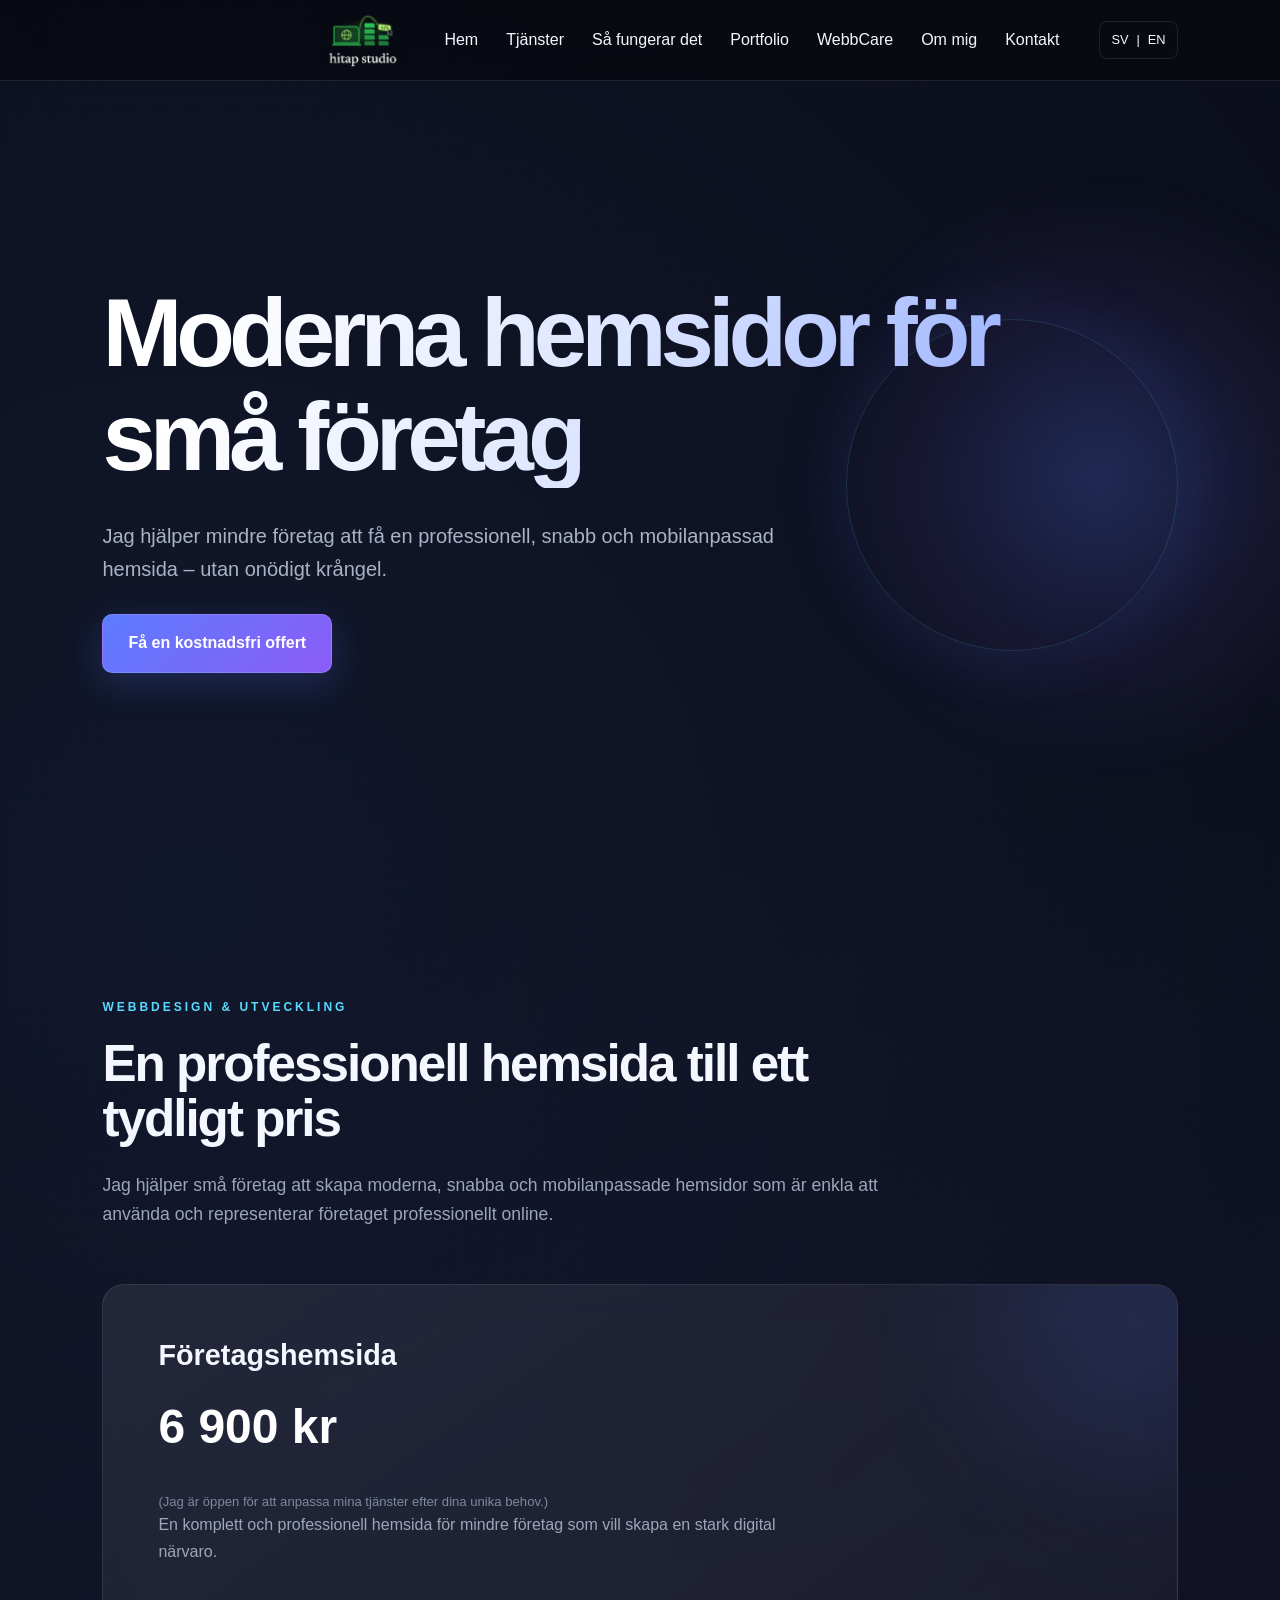
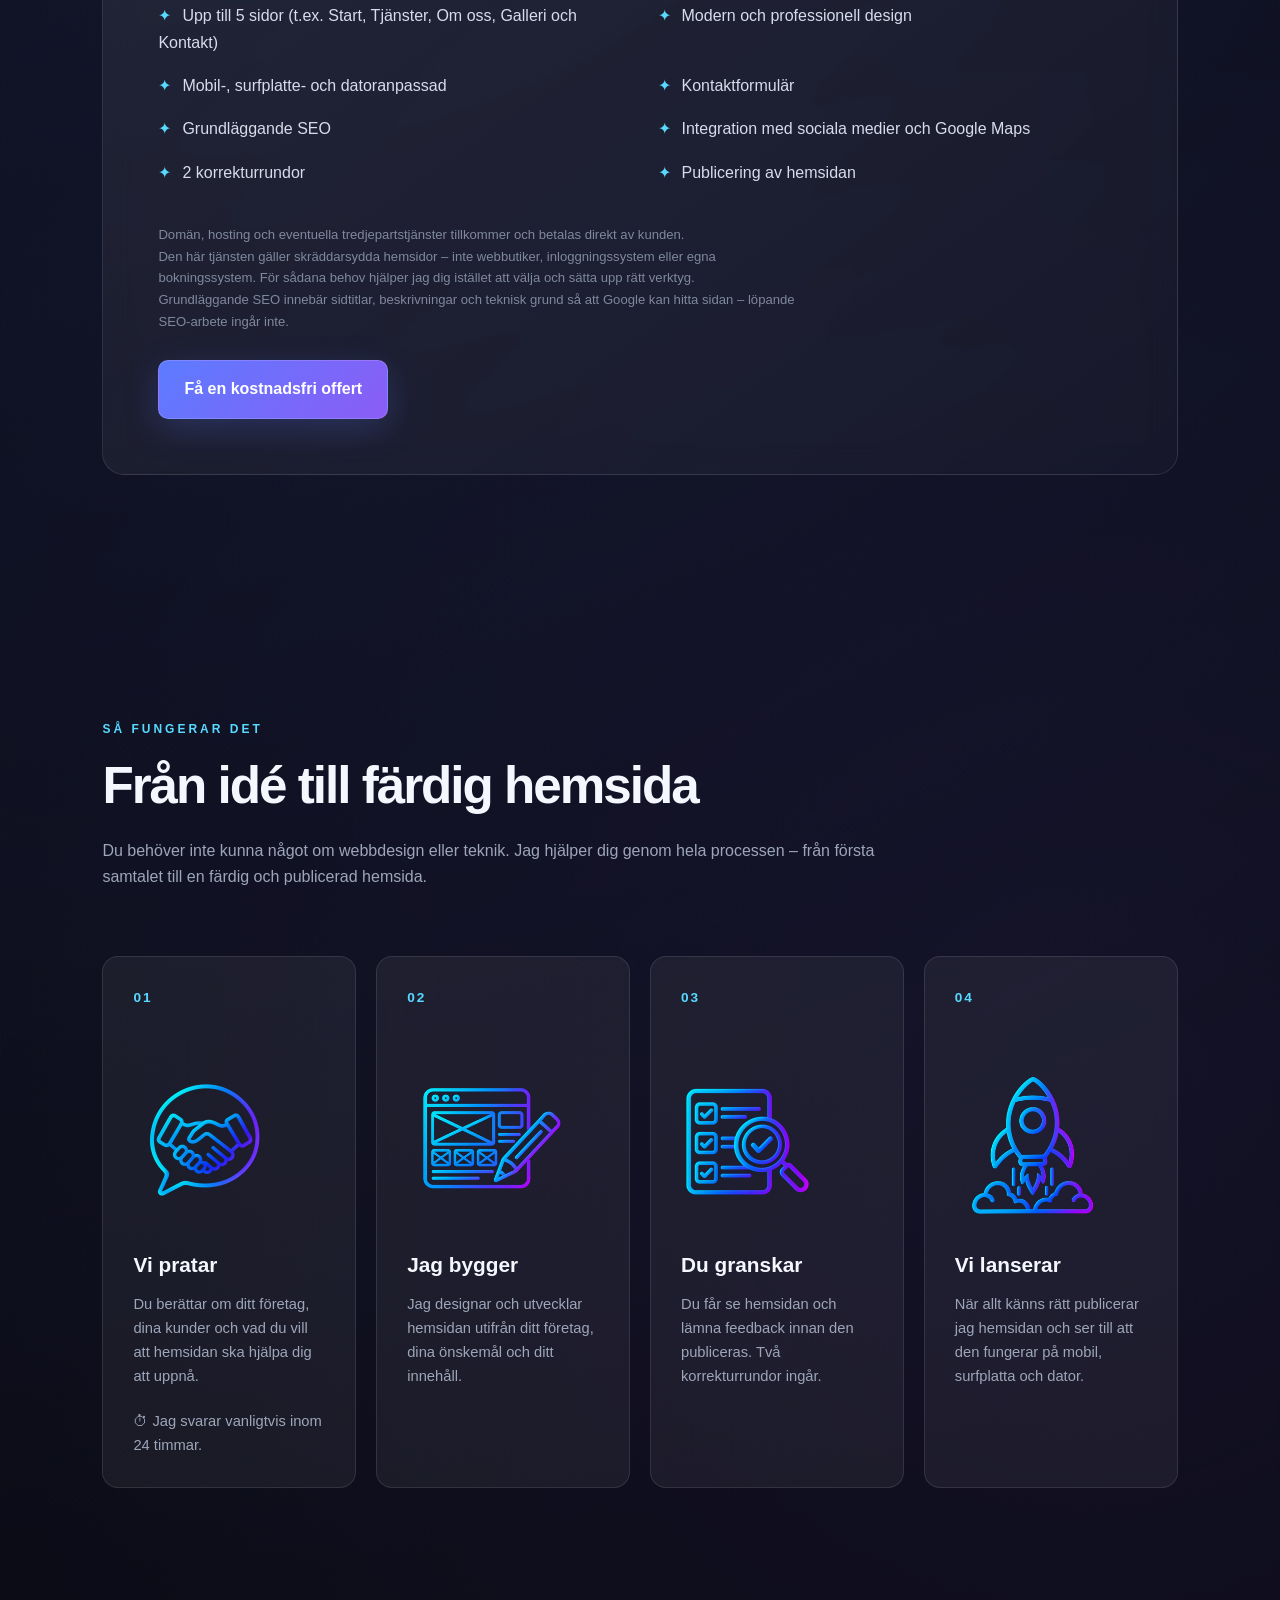
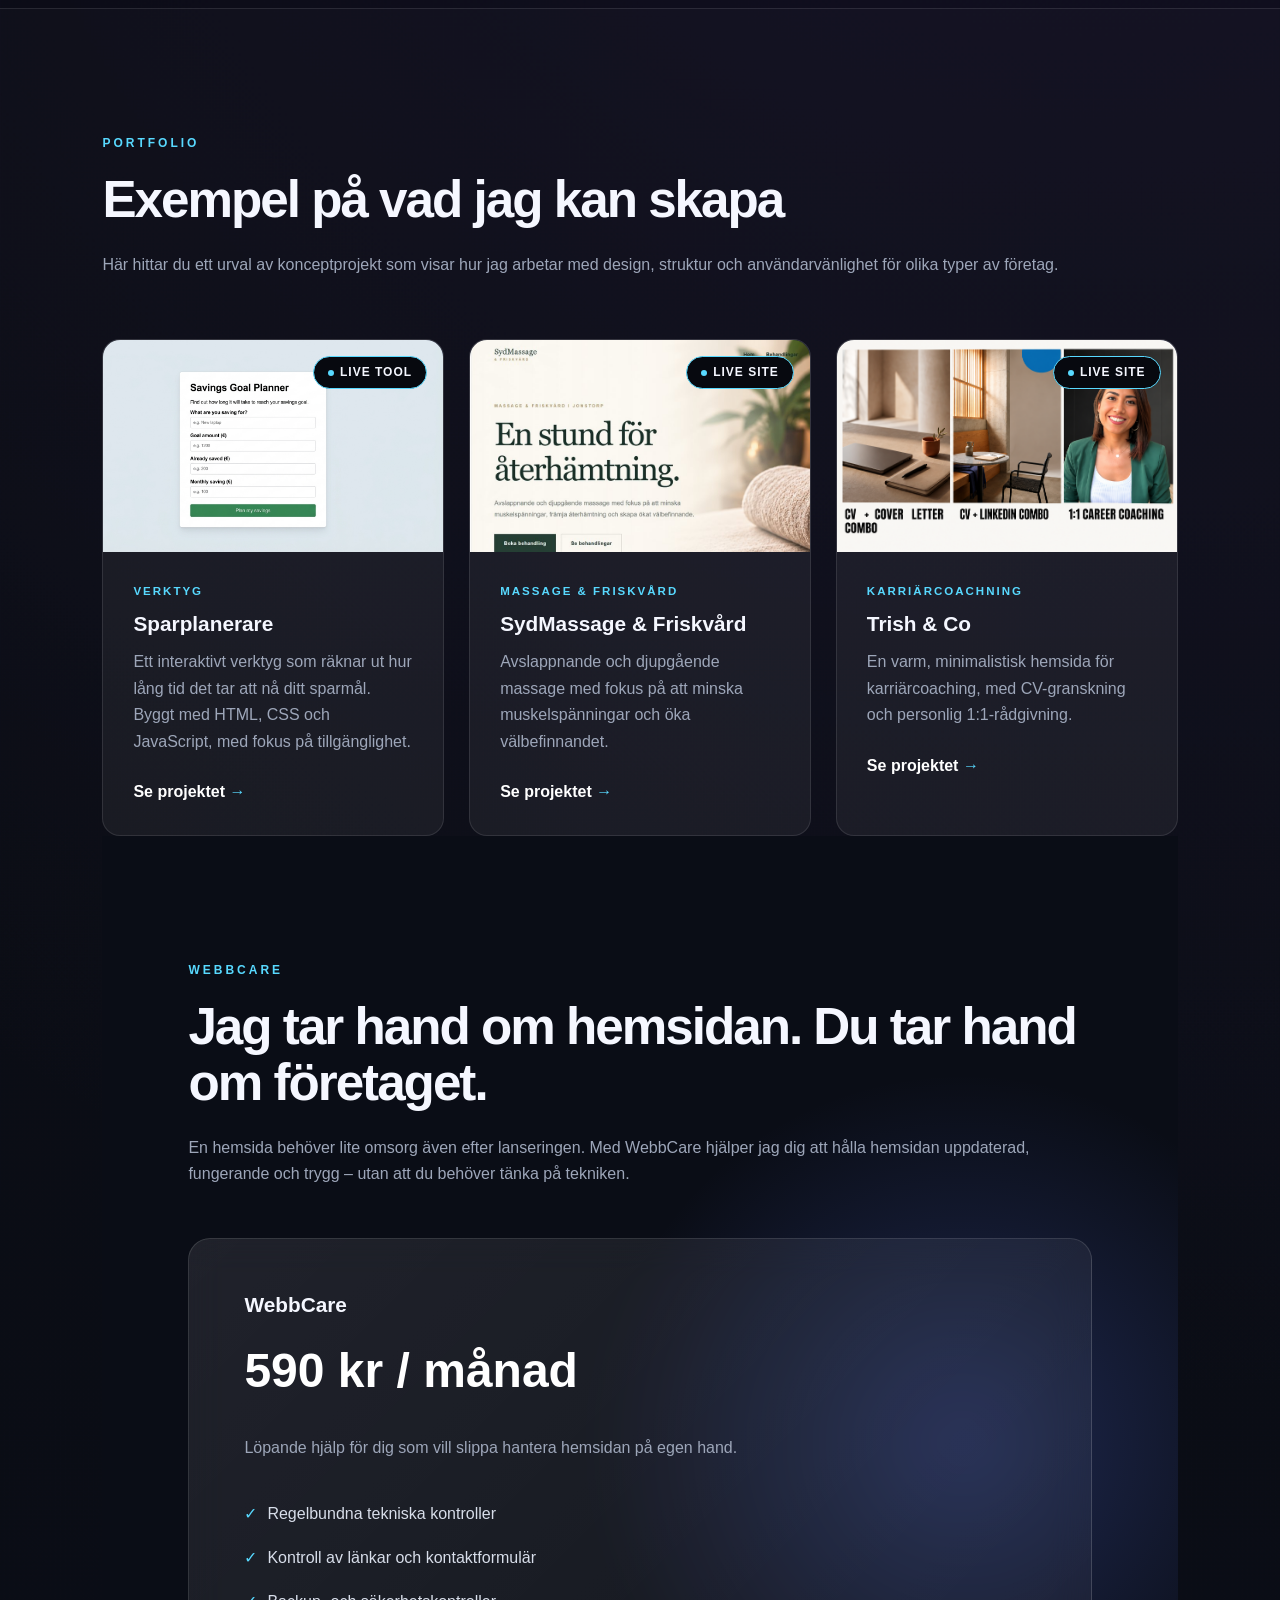
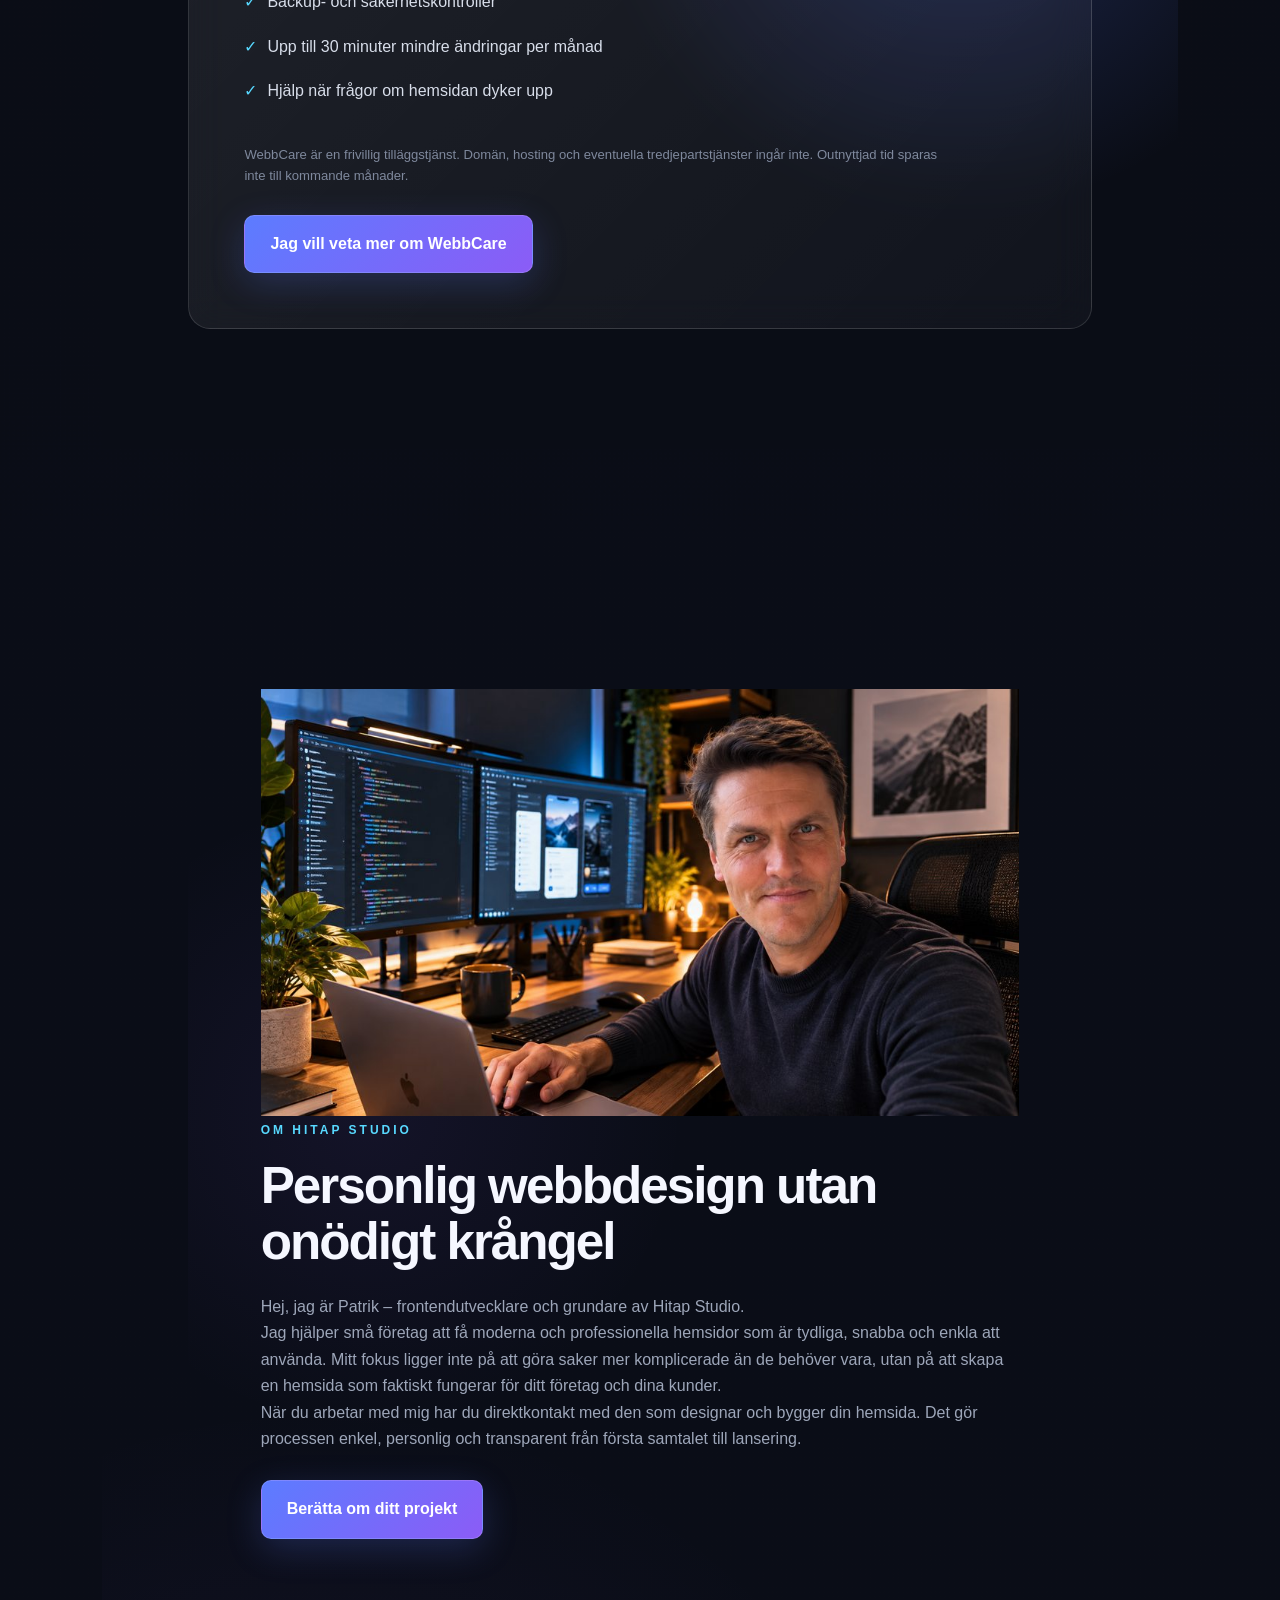
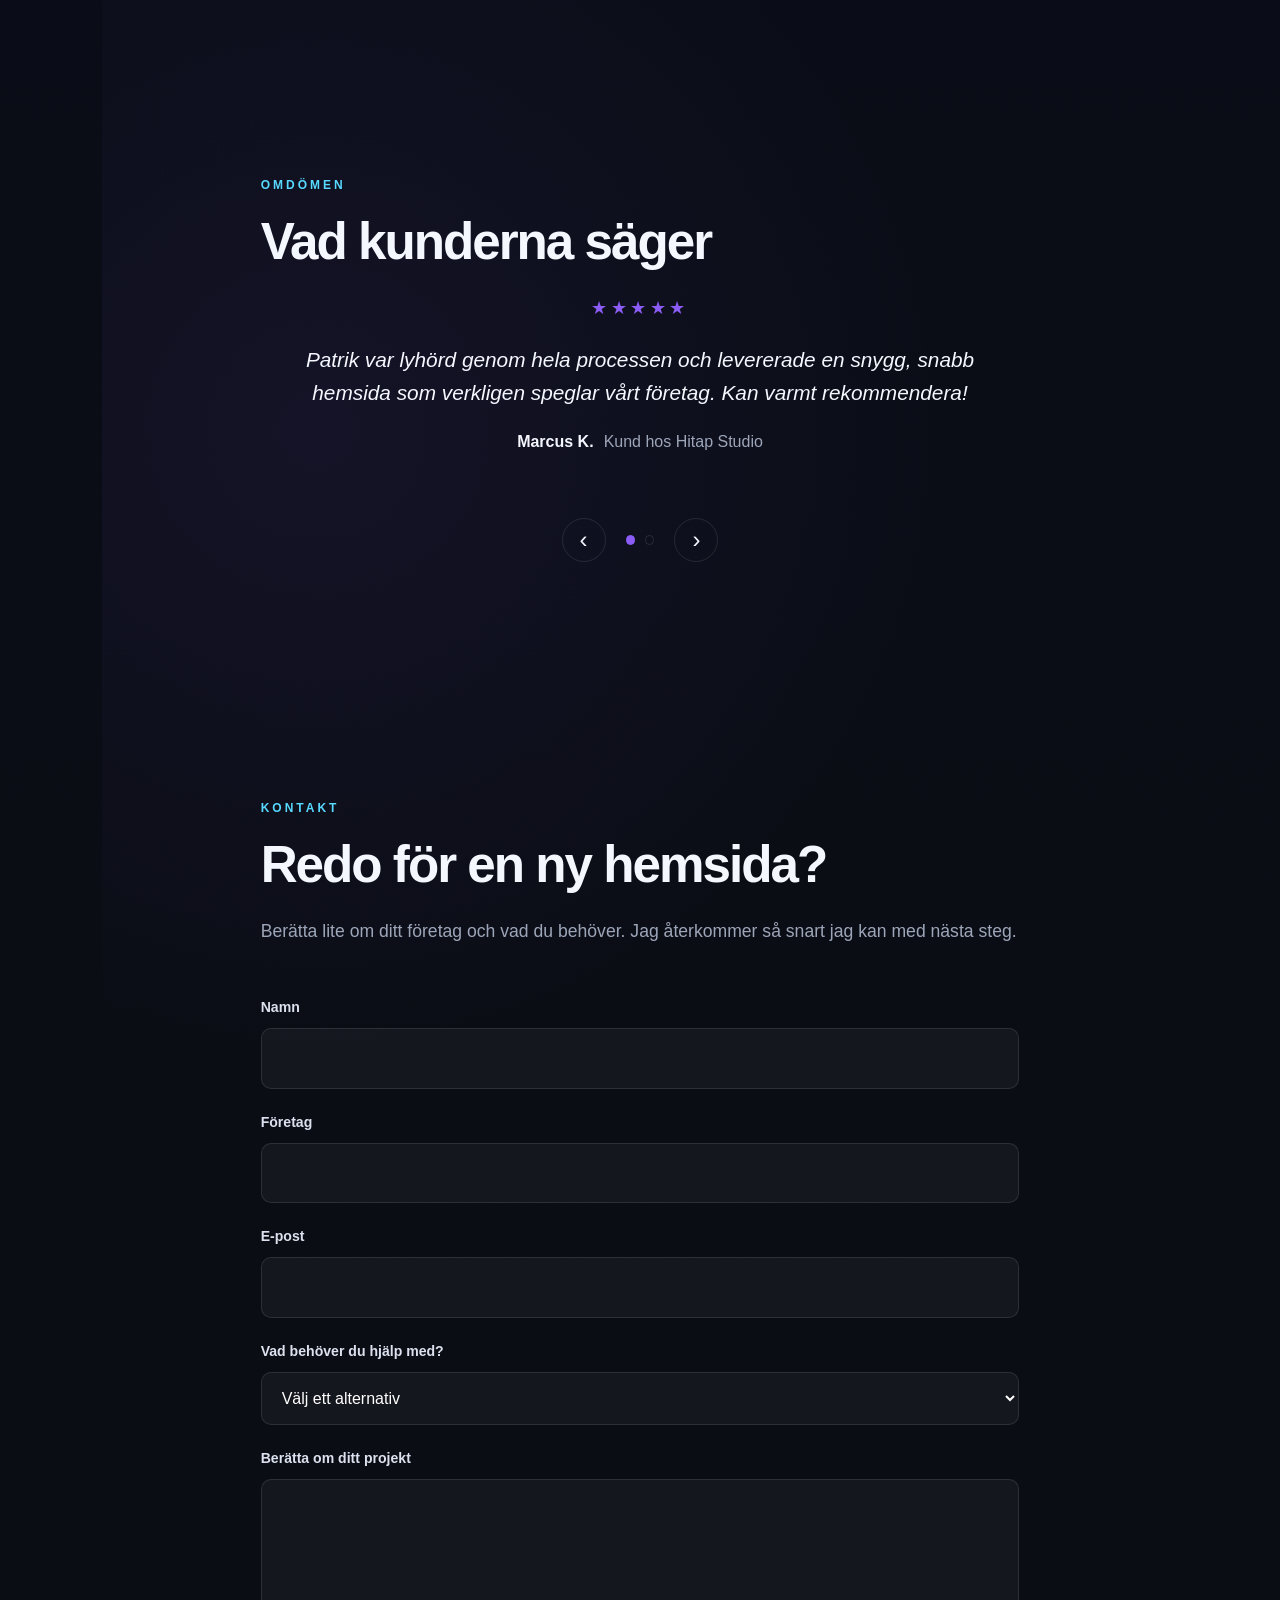
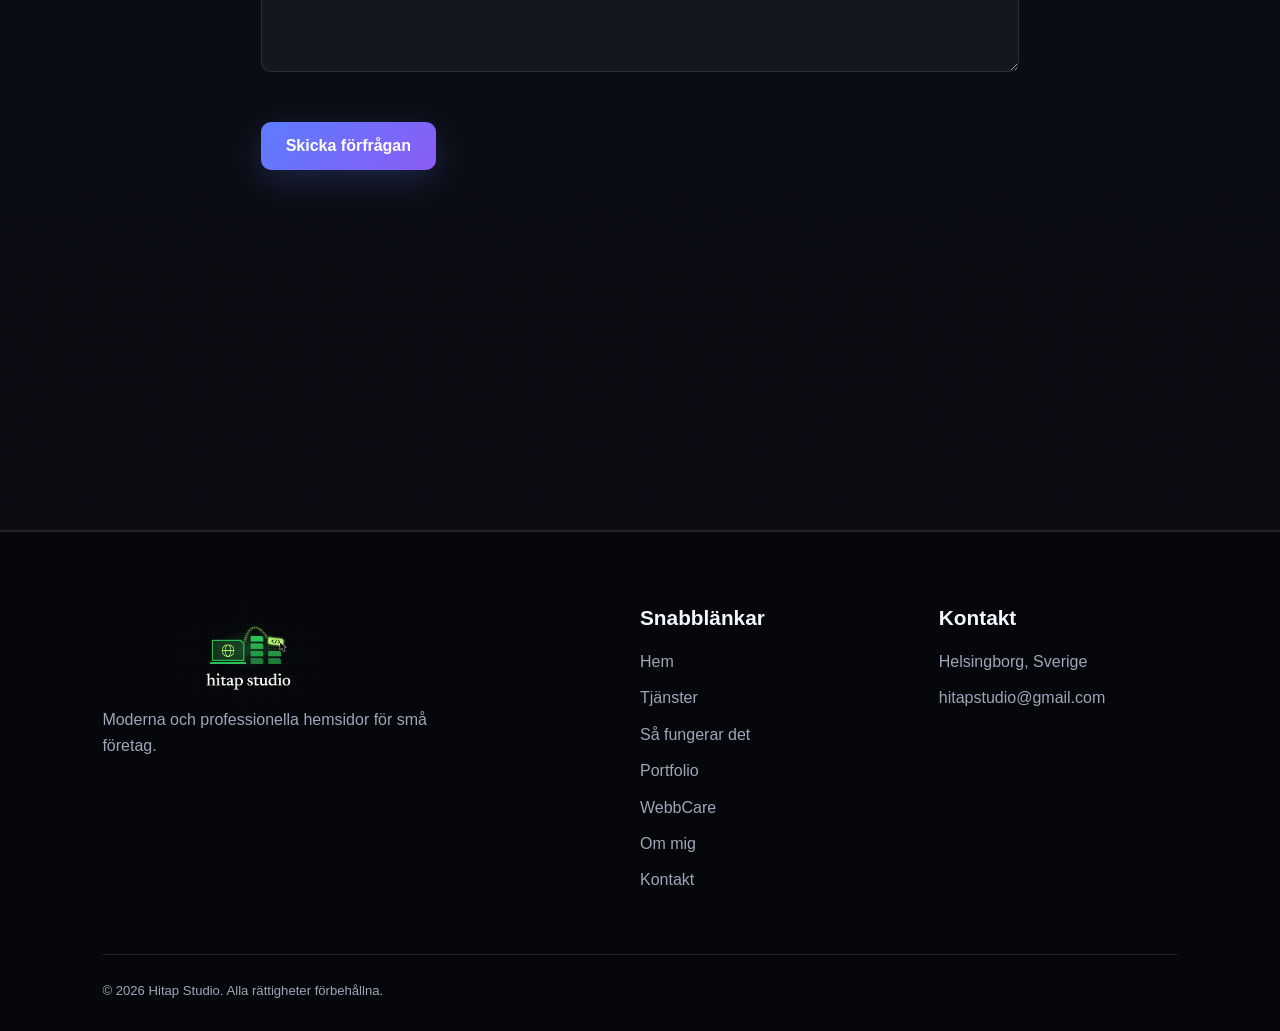
<file: index.html>
<!DOCTYPE html>
<html lang="sv">

<head>
    <meta charset="UTF-8">
    <meta name="viewport" content="width=device-width, initial-scale=1.0">

    <title>Webbdesign för små företag</title>

    <link rel="stylesheet" href="styles/style.css">
</head>

<body>

    <header>

    <nav>

        <a href="#" class="logo">
    <img src="images/logo.png" alt="Hitap Studio" class="logo-img">
</a>

        <button class="menu-toggle"
                aria-label="Öppna meny"
                aria-expanded="false">
            <span></span>
            <span></span>
            <span></span>
        </button>

        <div class="nav-menu">

            <a href="#">Hem</a>
            <a href="#services">Tjänster</a>
            <a href="#process">Så fungerar det</a>
            <a href="#portfolio">Portfolio</a>
            <a href="#webbcare">WebbCare</a>
            <a href="#about">Om mig</a>
            <a href="#contact">Kontakt</a>

            <div class="language-switcher">
                <span>SV</span>
                <span>|</span>
                <a href="en/">EN</a>
            </div>

        </div>

    </nav>

</header>

    <main>

        <section class="hero">

            <h1>Moderna hemsidor för små företag</h1>

            <p>
                Jag hjälper mindre företag att få en professionell,
                snabb och mobilanpassad hemsida – utan onödigt krångel.
            </p>

            <a href="#contact">
                Få en kostnadsfri offert
            </a>

        </section>

        <section id="services" class="services">

    <p class="section-label">WEBBDESIGN & UTVECKLING</p>

    <h2>En professionell hemsida till ett tydligt pris</h2>

    <p>
        Jag hjälper små företag att skapa moderna, snabba och
        mobilanpassade hemsidor som är enkla att använda och
        representerar företaget professionellt online.
    </p>

    <div class="service-card">

        <h3>Företagshemsida</h3>

        <p class="price">6 900 kr</p>

        <p class="small-text">(Jag är öppen för att anpassa mina tjänster efter dina unika behov.)</p>

        <p>
            En komplett och professionell hemsida för mindre företag
            som vill skapa en stark digital närvaro.
        </p>

        <ul>
            <li>Upp till 5 sidor (t.ex. Start, Tjänster, Om oss, Galleri och Kontakt)</li>
            <li>Modern och professionell design</li>
            <li>Mobil-, surfplatte- och datoranpassad</li>
            <li>Kontaktformulär</li>
            <li>Grundläggande SEO</li>
            <li>Integration med sociala medier och Google Maps</li>
            <li>2 korrekturrundor</li>
            <li>Publicering av hemsidan</li>
        </ul>

        <p class="small-text">
            Domän, hosting och eventuella tredjepartstjänster
            tillkommer och betalas direkt av kunden.
        </p>

        <p class="small-text">
    Den här tjänsten gäller skräddarsydda hemsidor – inte webbutiker,
    inloggningssystem eller egna bokningssystem. För sådana behov
    hjälper jag dig istället att välja och sätta upp rätt verktyg.
</p>

<p class="small-text">
    
</p>

<p class="small-text">
    Grundläggande SEO innebär sidtitlar, beskrivningar och teknisk grund
    så att Google kan hitta sidan – löpande SEO-arbete ingår inte.
</p>

        <a href="#contact" class="button">
            Få en kostnadsfri offert
        </a>

    </div>

</section>

<section id="process" class="process">

    <p class="section-label">SÅ FUNGERAR DET</p>

    <h2>Från idé till färdig hemsida</h2>

    <p>
        Du behöver inte kunna något om webbdesign eller teknik.
        Jag hjälper dig genom hela processen – från första samtalet
        till en färdig och publicerad hemsida.
    </p>

    <div class="process-steps">

        <div class="process-step">
            <span class="step-number">01</span>
            <img src="images/icon-contact.png" alt="" class="process-icon">
            <h3>Vi pratar</h3>
            <p>
                Du berättar om ditt företag, dina kunder och vad
                du vill att hemsidan ska hjälpa dig att uppnå.
            </p>


            <p class="process-step-note">⏱ Jag svarar vanligtvis inom 24 timmar.</p>
        </div>

        <div class="process-step">
            <span class="step-number">02</span>
            <img src="images/icon-design.png" alt="" class="process-icon">
            <h3>Jag bygger</h3>
            <p>
                Jag designar och utvecklar hemsidan utifrån ditt
                företag, dina önskemål och ditt innehåll.
            </p>
        </div>

        <div class="process-step">
            <span class="step-number">03</span>
            <img src="images/icon-review.png" alt="" class="process-icon">
            <h3>Du granskar</h3>
            <p>
                Du får se hemsidan och lämna feedback innan
                den publiceras. Två korrekturrundor ingår.
            </p>
        </div>

        <div class="process-step">
            <span class="step-number">04</span>
            <img src="images/icon-launch.png" alt="" class="process-icon">
            <h3>Vi lanserar</h3>
            <p>
                När allt känns rätt publicerar jag hemsidan och
                ser till att den fungerar på mobil, surfplatta och dator.
            </p>
        </div>

    </div>

</section>

<!-- SEKTION 4 - PORTFOLIO -->
<section id="portfolio" class="portfolio">

    <p class="section-label">PORTFOLIO</p>

    <h2>Exempel på vad jag kan skapa</h2>

    <p>
        Här hittar du ett urval av konceptprojekt som visar hur jag
        arbetar med design, struktur och användarvänlighet för olika
        typer av företag.
    </p>

    <div class="portfolio-grid">

        <!-- PROJEKT 1 -->
        <article class="portfolio-card">

            <div class="portfolio-image">
                <img src="images/savings-planner-project.jpg" style="object-position: right center;"
     alt="Sparplanerare – interaktivt verktyg">
   <span class="portfolio-badge live">Live tool</span>
</div>

            <div class="portfolio-content">
                <p class="project-type">VERKTYG</p>

                <h3>Sparplanerare</h3>

                <p>
                    Ett interaktivt verktyg som räknar ut hur lång tid det tar att nå ditt sparmål. Byggt med HTML, CSS och JavaScript, med fokus på tillgänglighet.
                </p>

                <a href="tools/savings-planner/" class="project-link">
                    Se projektet
                </a>
            </div>

        </article>


        <!-- PROJEKT 2 -->
        <article class="portfolio-card">

            <div class="portfolio-image">
                
<img src="images/sydmassage-project.jpg"
     alt="SydMassage & Friskvård">
     <span class="portfolio-badge live">Live site</span>
</div>

<div class="portfolio-content">


                <p class="project-type">MASSAGE & FRISKVÅRD</p>

                <h3>SydMassage & Friskvård</h3>

<p>
    Avslappnande och djupgående massage med fokus på
    att minska muskelspänningar och öka välbefinnandet.
</p>

<a href="https://sydmassage.se" target="_blank" rel="noopener noreferrer" class="project-link">
    Se projektet
</a>

                
                </a>
            </div>

        </article>
<!-- PROJEKT 3 -->
<article class="portfolio-card">

    <div class="portfolio-image">
        <img src="images/trish-project.png"
            alt="Trish & Co karriärcoaching">
        <span class="portfolio-badge live">Live site</span>
    </div>

    <div class="portfolio-content">

        <p class="project-type">KARRIÄRCOACHNING</p>

        <h3>Trish & Co</h3>

        <p>
            En varm, minimalistisk hemsida för karriärcoaching,
            med CV-granskning och personlig 1:1-rådgivning.
        </p>

        <a href="https://www.trishandco.com" target="_blank" rel="noopener noreferrer" class="project-link">
            Se projektet
        </a>

    </div>

</article>

    </div>

<!-- SEKTION 5 - WEBBCARE -->
<section id="webbcare" class="webbcare">

    <p class="section-label">WEBBCARE</p>

    <h2>Jag tar hand om hemsidan. Du tar hand om företaget.</h2>

    <p>
        En hemsida behöver lite omsorg även efter lanseringen.
        Med WebbCare hjälper jag dig att hålla hemsidan uppdaterad,
        fungerande och trygg – utan att du behöver tänka på tekniken.
    </p>

    <div class="webbcare-card">

        <h3>WebbCare</h3>

        <p class="price">590 kr / månad</p>

        <p>
            Löpande hjälp för dig som vill slippa hantera
            hemsidan på egen hand.
        </p>

        <ul>
            <li>Regelbundna tekniska kontroller</li>
            <li>Kontroll av länkar och kontaktformulär</li>
            <li>Backup- och säkerhetskontroller</li>
            <li>Upp till 30 minuter mindre ändringar per månad</li>
            <li>Hjälp när frågor om hemsidan dyker upp</li>
        </ul>

        <p class="small-text">
            WebbCare är en frivillig tilläggstjänst.
            Domän, hosting och eventuella tredjepartstjänster ingår inte.
            Outnyttjad tid sparas inte till kommande månader.
        </p>

        <a href="#contact" class="button">
            Jag vill veta mer om WebbCare
        </a>

    </div>

</section>

<!-- SEKTION 6 - OM HITAP STUDIO -->
<section id="about" class="about">

    <section id="about" class="about">

    <div class="about-content">

        <div class="about-image">
            <img src="images/about-photo.jpg" alt="Patrik, grundare av Hitap Studio">
        </div>

        <div class="about-text">

            <p class="section-label">OM HITAP STUDIO</p>

            <h2>Personlig webbdesign utan onödigt krångel</h2>

            <p>
                Hej, jag är Patrik – frontendutvecklare och grundare
                av Hitap Studio.
            </p>

            <p>
                Jag hjälper små företag att få moderna och professionella
                hemsidor som är tydliga, snabba och enkla att använda.
                Mitt fokus ligger inte på att göra saker mer komplicerade
                än de behöver vara, utan på att skapa en hemsida som
                faktiskt fungerar för ditt företag och dina kunder.
            </p>

            <p>
             När du arbetar med mig har du direktkontakt
                med den som designar och bygger din hemsida.
                Det gör processen enkel, personlig och transparent
                från första samtalet till lansering.
            </p>

            <a href="#contact" class="button">
                Berätta om ditt projekt
            </a>

        </div>

    </div>

</section>

<section class="reviews" id="omdomen" aria-labelledby="reviews-title">
  <p class="section-label">OMDÖMEN</p>
  <h2 id="reviews-title">Vad kunderna säger</h2>

  <div class="reviews__inner">
    <div class="reviews__track">
      <figure class="review" aria-roledescription="bild" aria-label="1 av 2">
        <div class="review__stars" aria-label="5 av 5 stjärnor">★★★★★</div>
        <blockquote class="review__text">
          <p>Patrik var lyhörd genom hela processen och levererade en snygg, snabb hemsida som verkligen speglar vårt företag. Kan varmt rekommendera!</p>
        </blockquote>
        <figcaption class="review__author">Marcus K. <span>Kund hos Hitap Studio</span></figcaption>
      </figure>

      <figure class="review" aria-roledescription="bild" aria-label="2 av 2" hidden>
        <div class="review__stars" aria-label="5 av 5 stjärnor">★★★★★</div>
        <blockquote class="review__text">
          <p>Enkelt och smidigt från start till mål. Jag fick precis den hemsida jag behövde, och responstiden var snabbare än jag förväntat mig.</p>
        </blockquote>
        <figcaption class="review__author">Trish L. <span>Kund hos Hitap Studio</span></figcaption>
      </figure>
    </div>

    <div class="reviews__controls">
      <button class="reviews__btn" data-dir="-1" aria-label="Föregående omdöme">‹</button>
      <div class="reviews__dots" role="group" aria-label="Välj omdöme"></div>
      <button class="reviews__btn" data-dir="1" aria-label="Nästa omdöme">›</button>
    </div>
  </div>
</section>

<!-- SEKTION 7 - KONTAKT -->
<section id="contact" class="contact">

    <p class="section-label">KONTAKT</p>

    <h2>Redo för en ny hemsida?</h2>

    <p>
        Berätta lite om ditt företag och vad du behöver.
        Jag återkommer så snart jag kan med nästa steg.
    </p>

    <form class="contact-form" action="https://api.web3forms.com/submit" method="POST">
        <input type="hidden" name="access_key" value="648edb20-3211-44fe-b882-6ec803e39d4d">
<input type="hidden" name="subject" value="Ny förfrågan från hitapstudio.se">
<input type="hidden" name="from_name" value="Hitap Studio – kontaktformulär">
<input type="checkbox" name="botcheck" style="display: none;">

        <div class="form-group">
            <label for="name">Namn</label>
            <input type="text" id="name" name="name" required>
        </div>

        <div class="form-group">
            <label for="company">Företag</label>
            <input type="text" id="company" name="company">
        </div>

        <div class="form-group">
            <label for="email">E-post</label>
            <input type="email" id="email" name="email" required>
        </div>

        <div class="form-group">
            <label for="project">Vad behöver du hjälp med?</label>

            <select id="project" name="project">
                <option value="">Välj ett alternativ</option>
                <option value="new-website">Ny hemsida</option>
                <option value="redesign">Förnya befintlig hemsida</option>
                <option value="webbcare">WebbCare</option>
                <option value="other">Annat</option>
            </select>
        </div>

        <div class="form-group">
            <label for="message">Berätta om ditt projekt</label>

            <textarea
                id="message"
                name="message"
                rows="6"
                required>
            </textarea>
        </div>

        <button type="submit" class="button">
            Skicka förfrågan
        </button>

    </form>

</section>

    </main>

    <!-- FOOTER -->
<footer class="footer">

    <div class="footer-content">

        <div class="footer-brand">
            <img src="images/logo.png" alt="Hitap Studio" class="footer-logo-img">

            <p>
                Moderna och professionella hemsidor
                för små företag.
            </p>
        </div>

        <div class="footer-links">
            <h3>Snabblänkar</h3>

            <a href="#">Hem</a>
            <a href="#services">Tjänster</a>
            <a href="#process">Så fungerar det</a>
            <a href="#portfolio">Portfolio</a>
            <a href="#webbcare">WebbCare</a>
            <a href="#about">Om mig</a>
            <a href="#contact">Kontakt</a>
        </div>

        <div class="footer-contact">
            <h3>Kontakt</h3>

            <p>Helsingborg, Sverige</p>

            <a href="mailto:hitapstudio@gmail.com">
                hitapstudio@gmail.com

            </a>
        </div>

    </div>

    <div class="footer-bottom">
        <p>
            &copy; 2026 Hitap Studio. Alla rättigheter förbehållna.
        </p>
    </div>

</footer>

    <script src="scripts/script.js"></script>

</body>

</html>
</file>
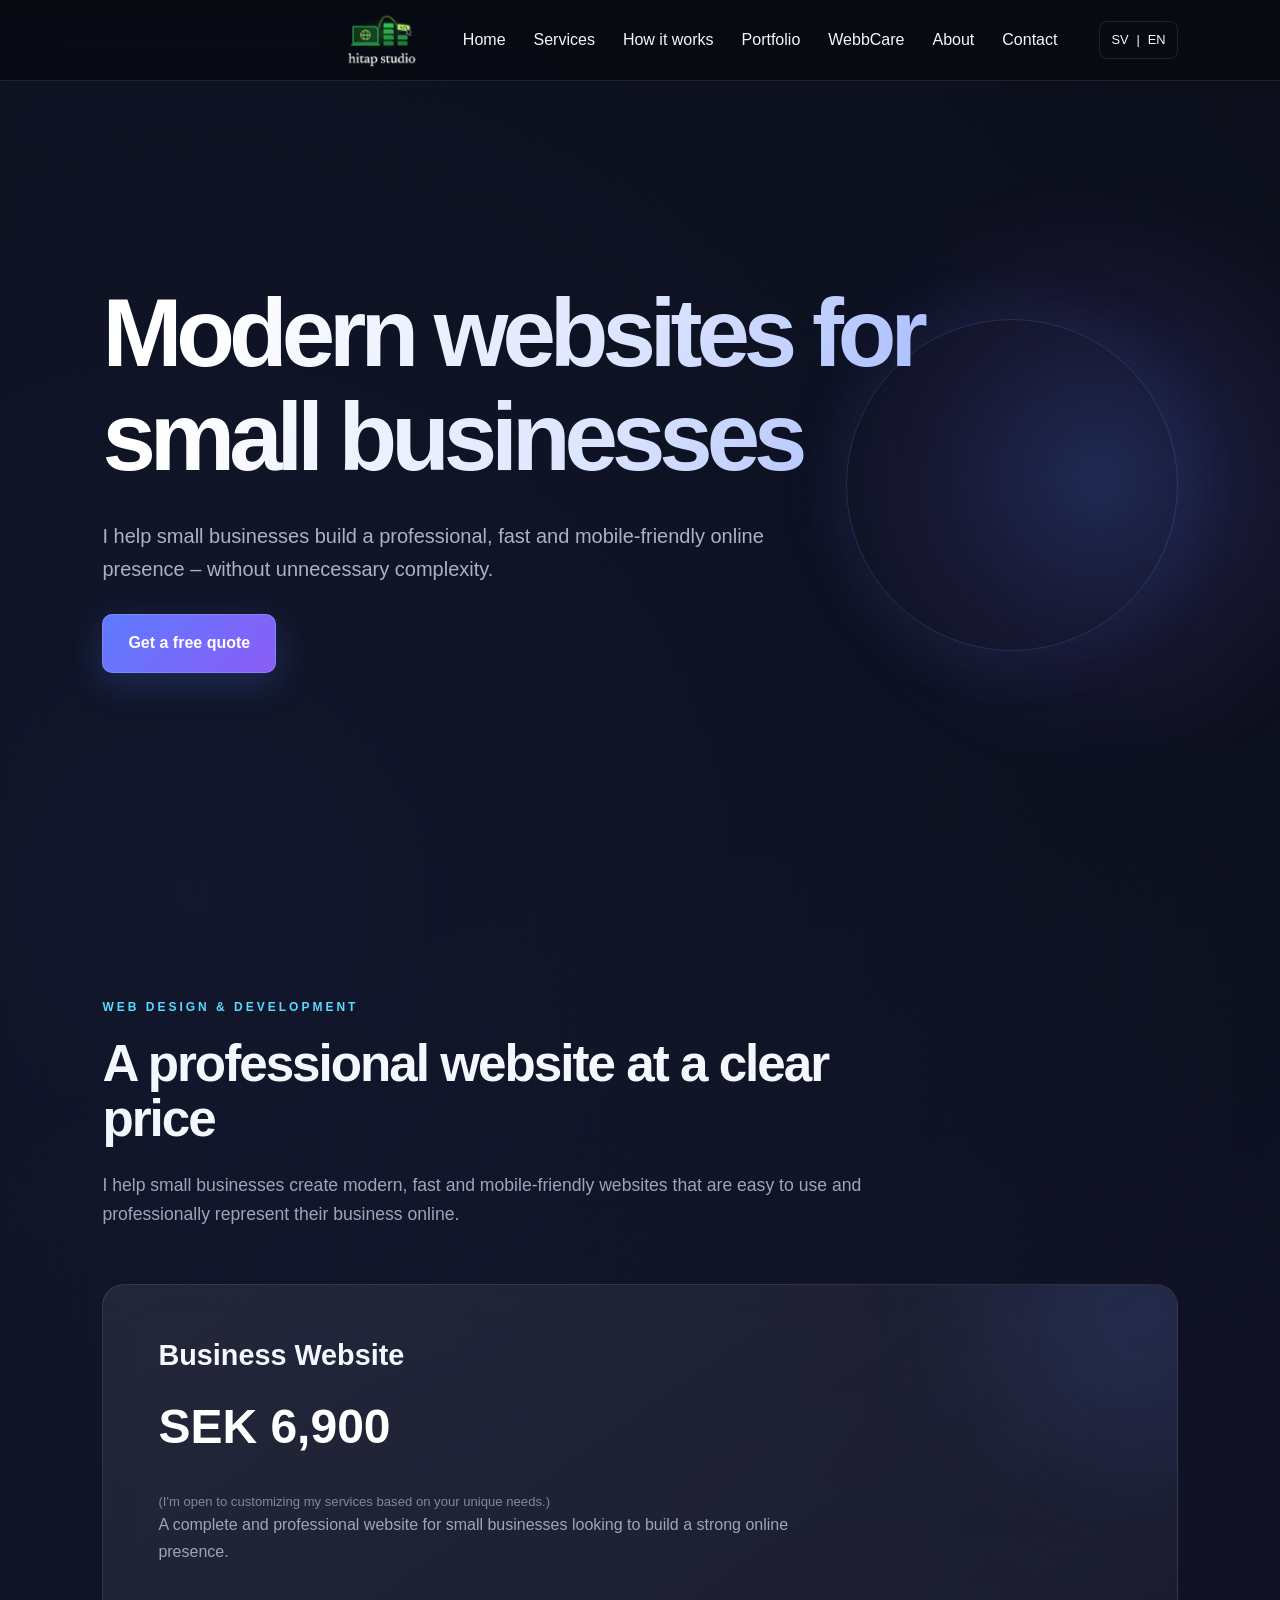
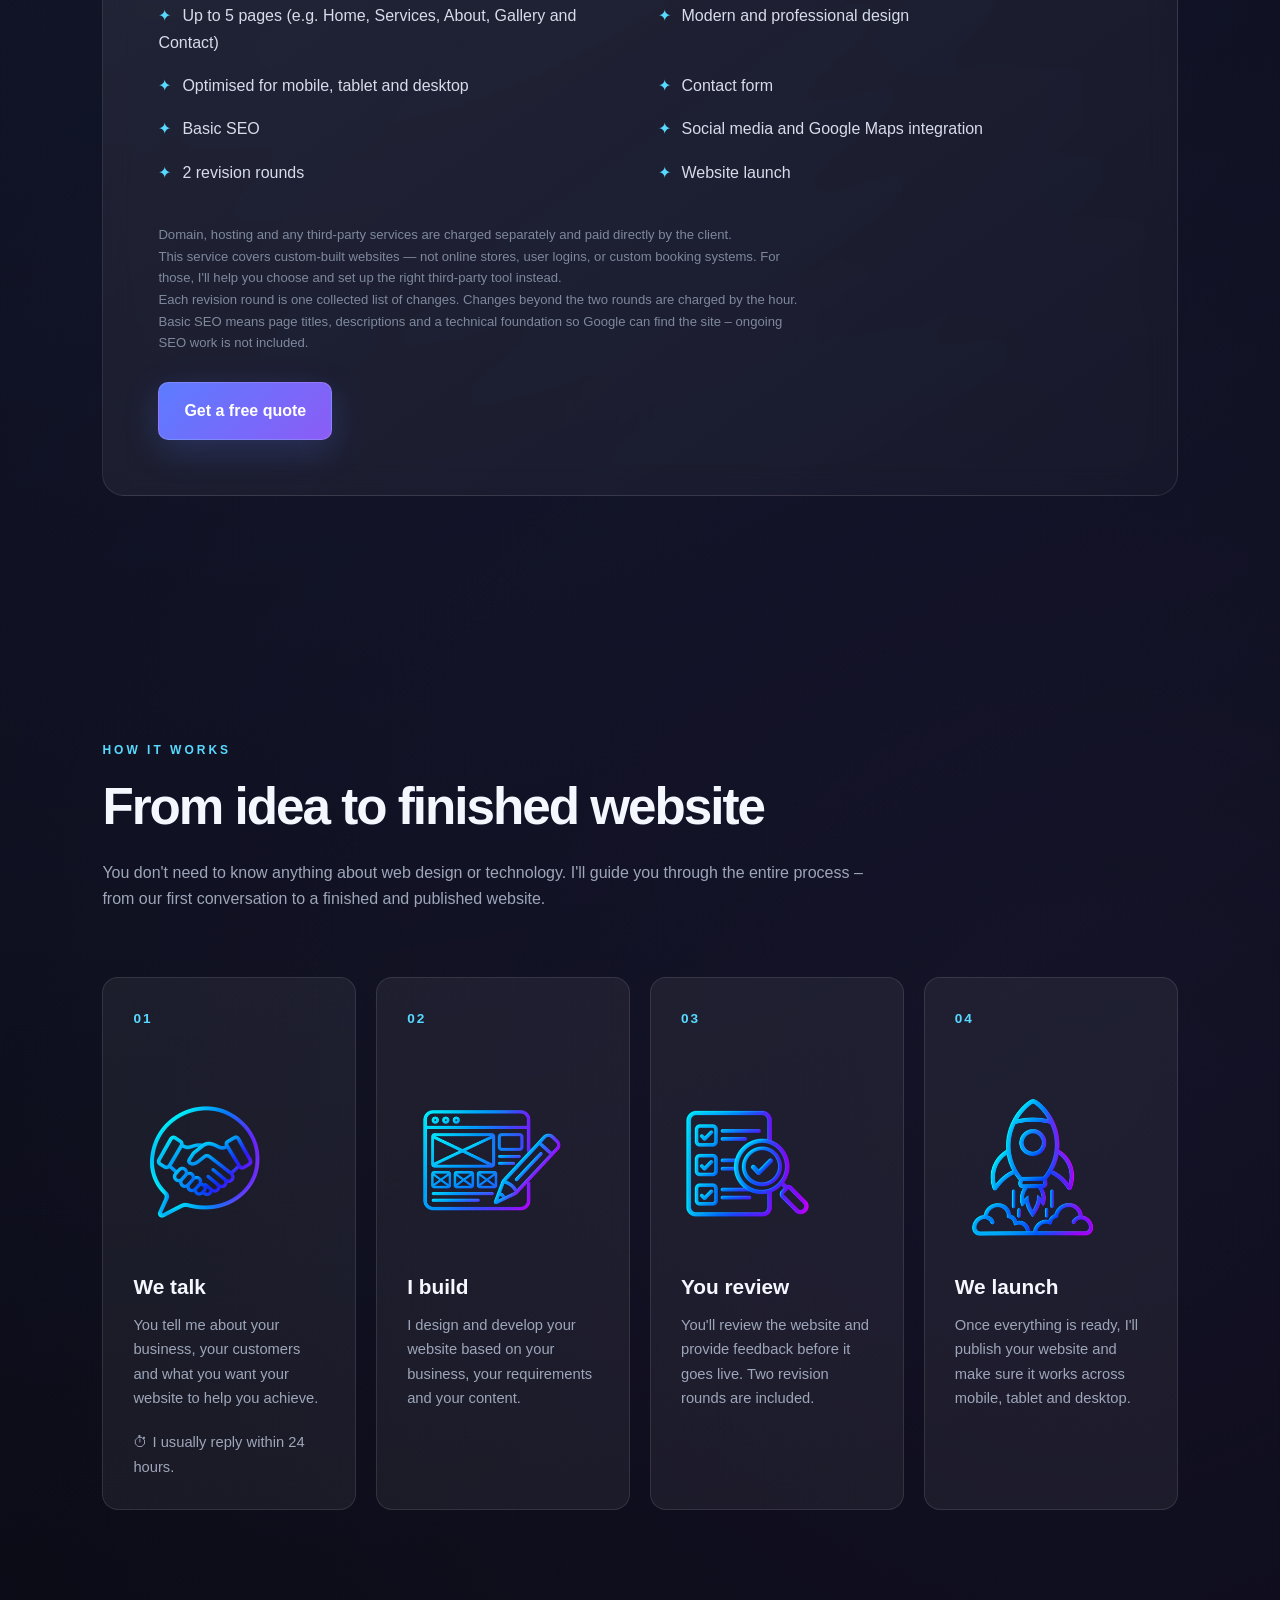
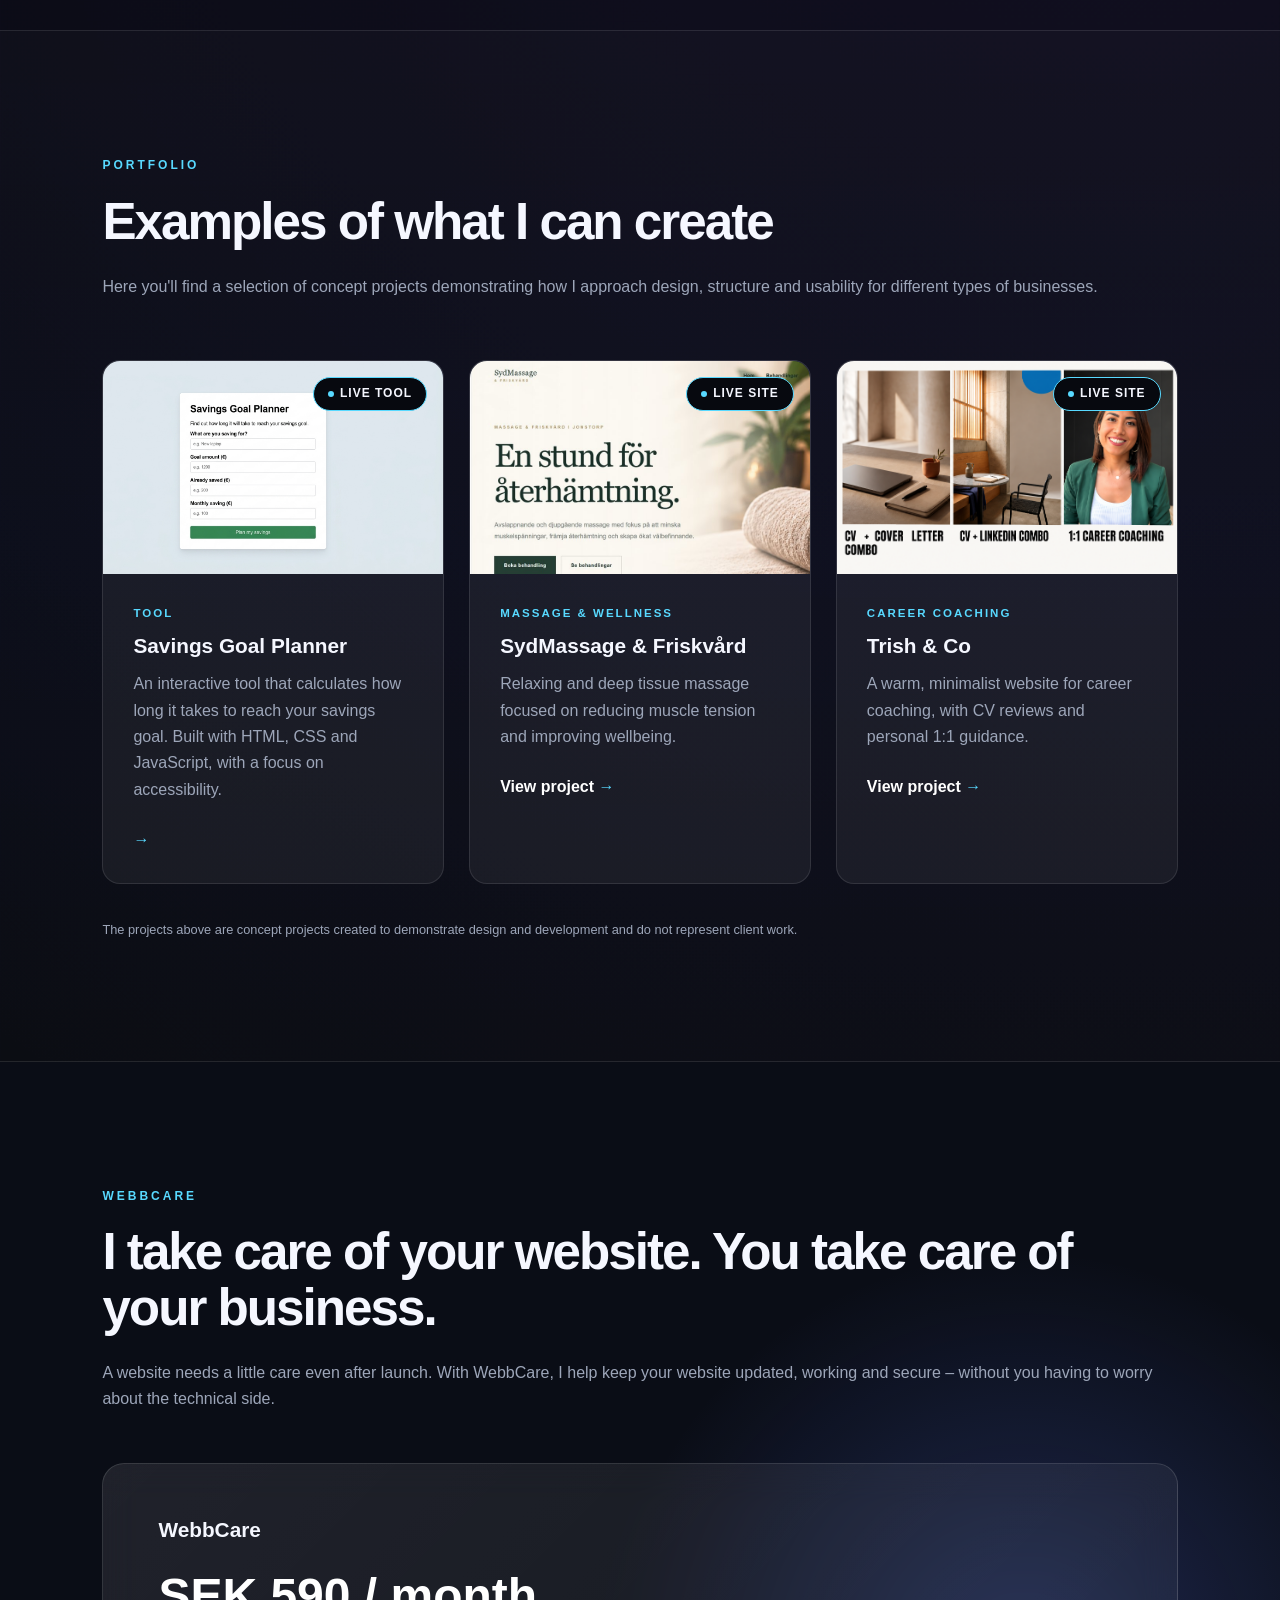
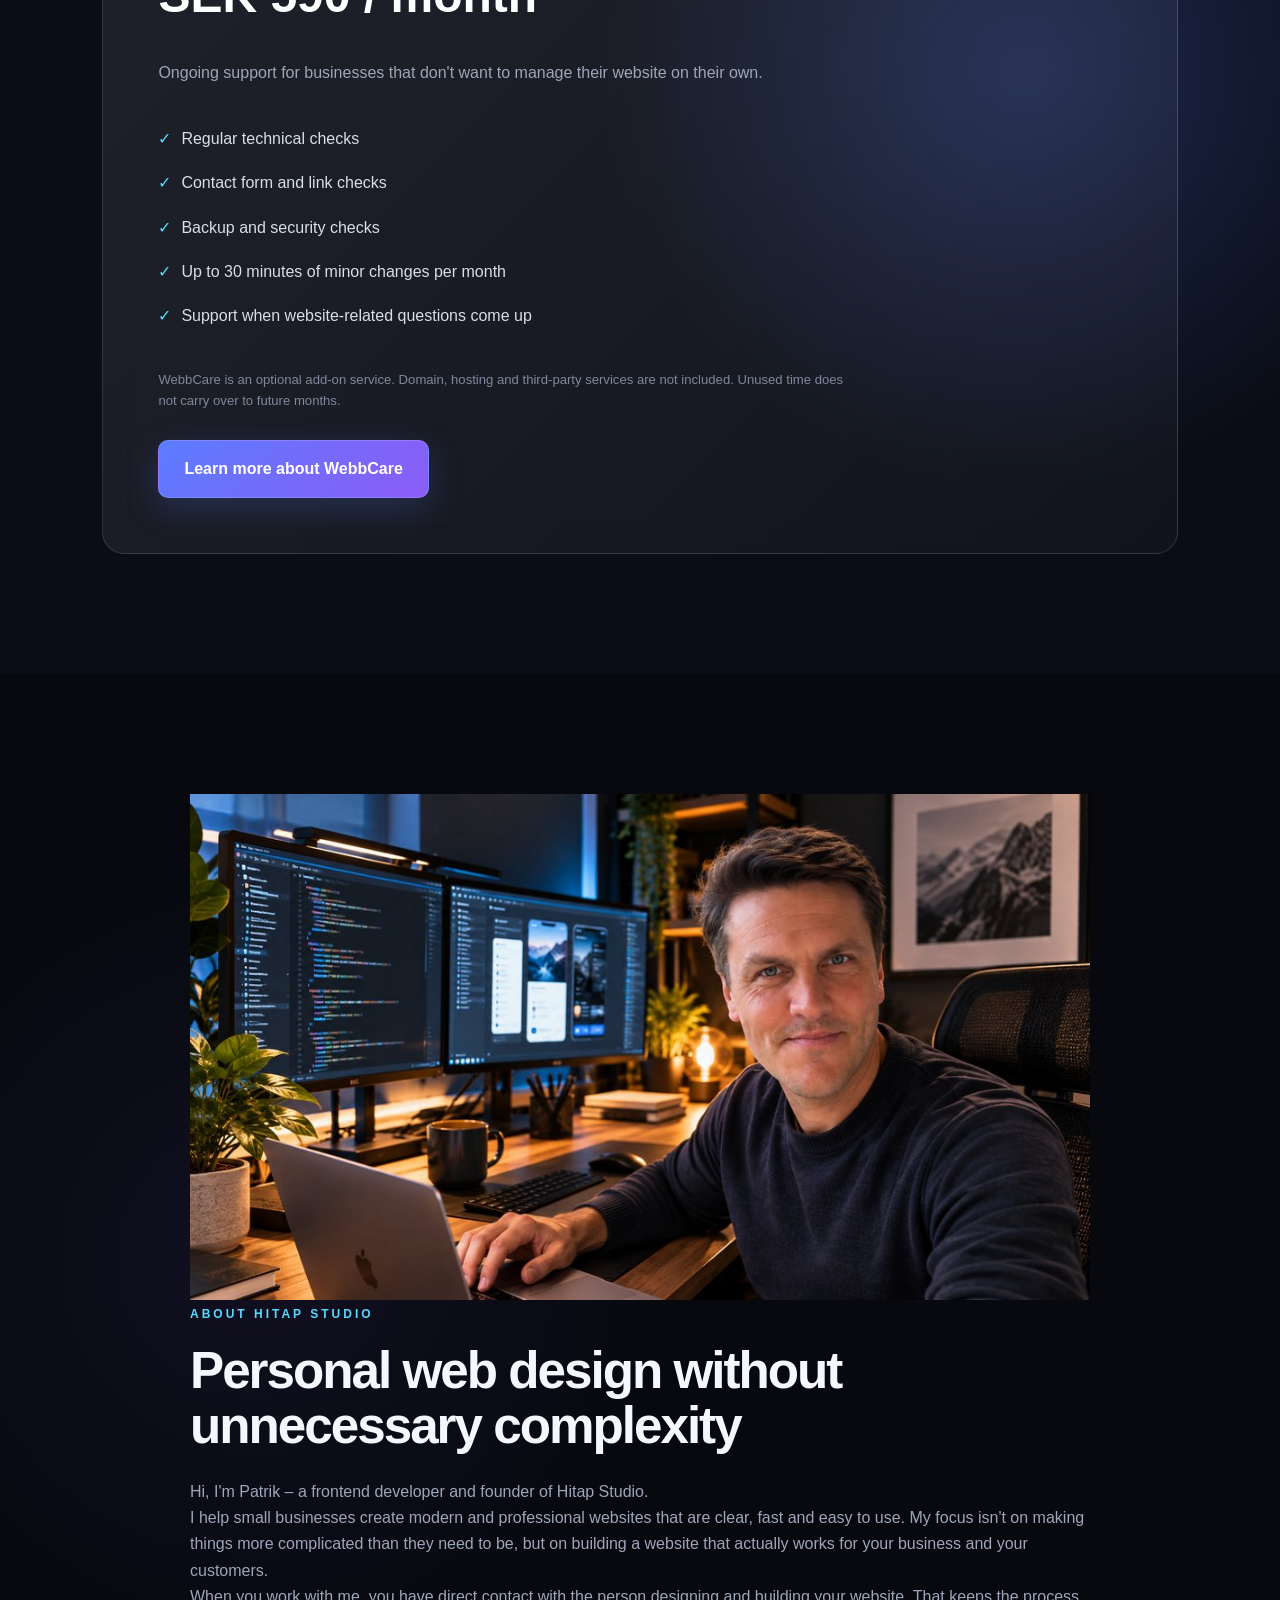
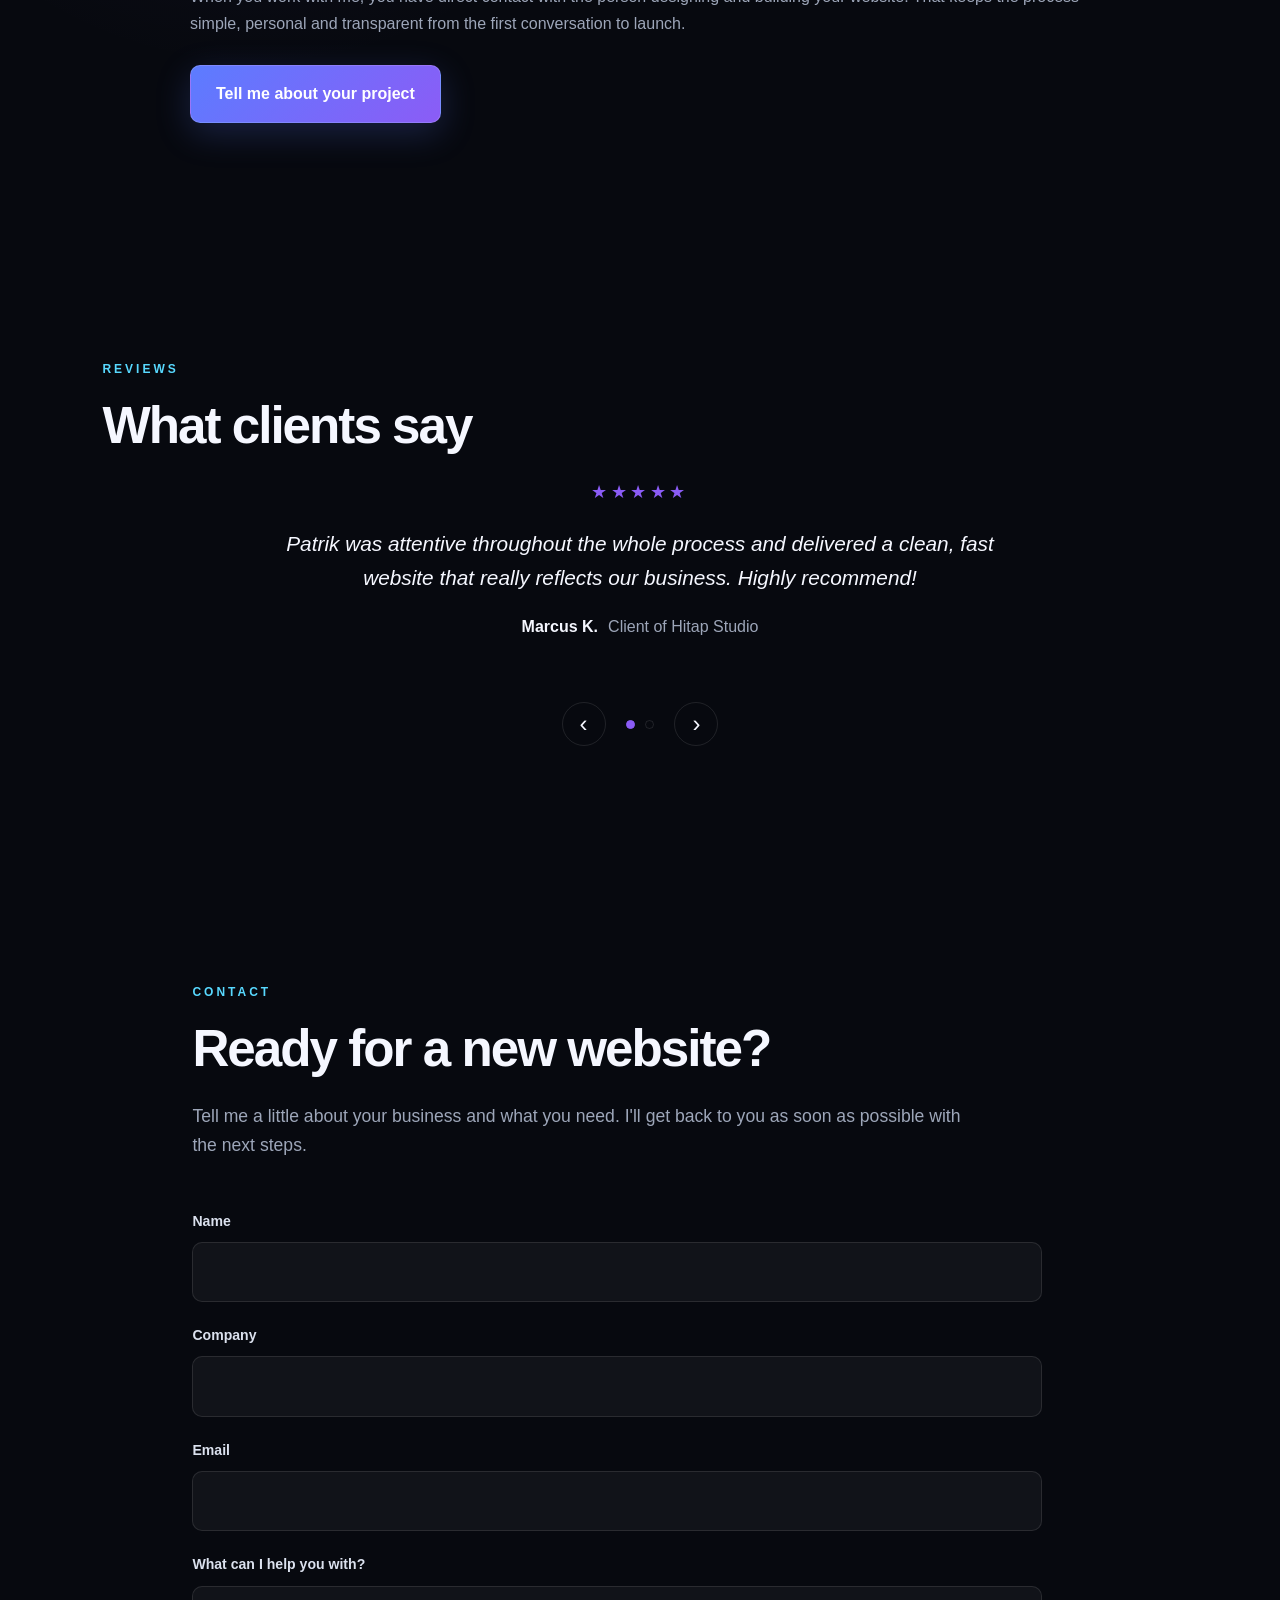
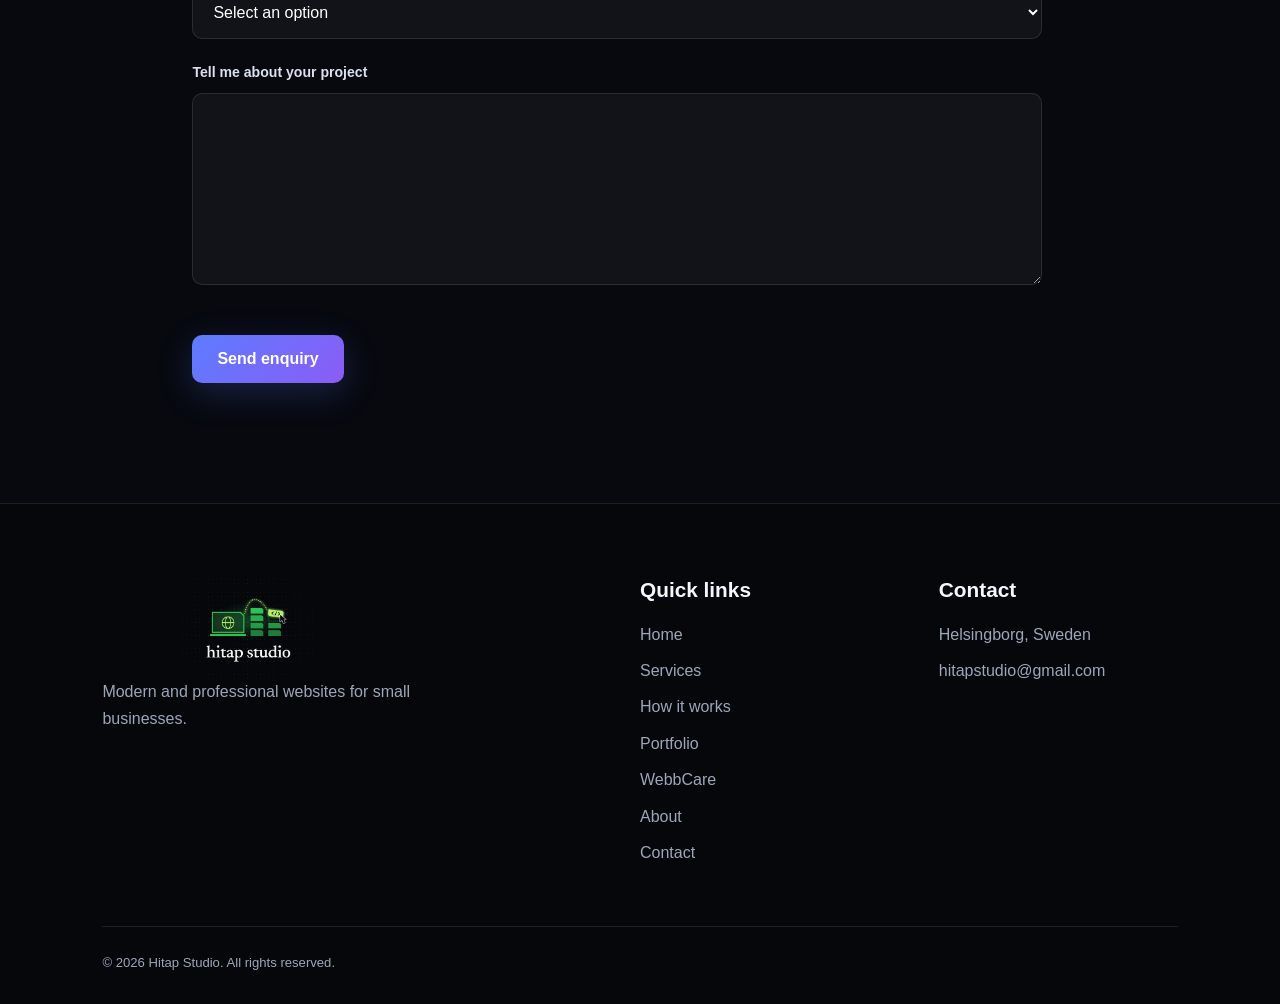
<file: en/index.html>
<!DOCTYPE html>
<html lang="en">

<head>
    <meta charset="UTF-8">
    <meta name="viewport" content="width=device-width, initial-scale=1.0">

    <title>Web Design for Small Businesses</title>

    <link rel="stylesheet" href="../styles/style.css">
</head>

<body>

   <header>

    <nav>

        <a href="../" class="logo">
    <img src="../images/logo.png" alt="Hitap Studio" class="logo-img">
</a>

        <button class="menu-toggle"
                aria-label="Open menu"
                aria-expanded="false">
            <span></span>
            <span></span>
            <span></span>
        </button>

        <div class="nav-menu">

            <a href="#">Home</a>
            <a href="#services">Services</a>
            <a href="#process">How it works</a>
            <a href="#portfolio">Portfolio</a>
            <a href="#webbcare">WebbCare</a>
            <a href="#about">About</a>
            <a href="#contact">Contact</a>

        
            </div>

        </div>
         <div class="language-switcher">
    <a href="../">SV</a>
    <span>|</span>
    <span>EN</span>
</div>
    </nav>

</header>

    <main>

        <section class="hero">

            <h1>Modern websites for small businesses</h1>

            <p>
                I help small businesses build a professional,
                fast and mobile-friendly online presence – without unnecessary complexity.
            </p>

            <a href="#contact">
                Get a free quote
            </a>

        </section>


        <section id="services" class="services">

    <p class="section-label">WEB DESIGN & DEVELOPMENT</p>

    <h2>A professional website at a clear price</h2>

    <p>
        I help small businesses create modern, fast and
        mobile-friendly websites that are easy to use and
        professionally represent their business online.
    </p>

    <div class="service-card">

        <h3>Business Website</h3>

        <p class="price">SEK 6,900</p>

        <p class="small-text">(I'm open to customizing my services based on your unique needs.)</p>

        <p>
            A complete and professional website for small businesses
            looking to build a strong online presence.
        </p>

        <ul>
            <li>Up to 5 pages (e.g. Home, Services, About, Gallery and Contact)</li>
            <li>Modern and professional design</li>
            <li>Optimised for mobile, tablet and desktop</li>
            <li>Contact form</li>
            <li>Basic SEO</li>
            <li>Social media and Google Maps integration</li>
            <li>2 revision rounds</li>
            <li>Website launch</li>
        </ul>

        <p class="small-text">
            Domain, hosting and any third-party services are
            charged separately and paid directly by the client.
        </p>

        <p class="small-text">
    This service covers custom-built websites — not online stores,
    user logins, or custom booking systems. For those, I'll help you
    choose and set up the right third-party tool instead.
</p>

<p class="small-text">
    Each revision round is one collected list of changes.
    Changes beyond the two rounds are charged by the hour.
</p>

<p class="small-text">
    Basic SEO means page titles, descriptions and a technical foundation
    so Google can find the site – ongoing SEO work is not included.
</p>

        <a href="#contact" class="button">
            Get a free quote
        </a>

    </div>

</section>

<section id="process" class="process">

    <p class="section-label">HOW IT WORKS</p>

    <h2>From idea to finished website</h2>

    <p>
        You don't need to know anything about web design or technology.
        I'll guide you through the entire process – from our first
        conversation to a finished and published website.
    </p>

    <div class="process-steps">

        <div class="process-step">
            <span class="step-number">01</span>
             <img src="../images/icon-contact.png" alt="" class="process-icon">
            <h3>We talk</h3>
            <p>
                You tell me about your business, your customers and
                what you want your website to help you achieve.
            </p>

            <p class="process-step-note">⏱ I usually reply within 24 hours.</p>

        </div>

        <div class="process-step">
            <span class="step-number">02</span>
            <img src="../images/icon-design.png" alt="" class="process-icon">
            <h3>I build</h3>
            <p>
                I design and develop your website based on your
                business, your requirements and your content.
            </p>
        </div>

        <div class="process-step">
            <span class="step-number">03</span>
            <img src="../images/icon-review.png" alt="" class="process-icon">
            <h3>You review</h3>
            <p>
                You'll review the website and provide feedback before
                it goes live. Two revision rounds are included.
            </p>
        </div>

        <div class="process-step">
            <span class="step-number">04</span>
            <img src="../images/icon-launch.png" alt="" class="process-icon">
            <h3>We launch</h3>
            <p>
                Once everything is ready, I'll publish your website
                and make sure it works across mobile, tablet and desktop.
            </p>
        </div>

    </div>

</section>

<!-- SECTION 4 - PORTFOLIO -->
<section id="portfolio" class="portfolio">

    <p class="section-label">PORTFOLIO</p>

    <h2>Examples of what I can create</h2>

    <p>
        Here you'll find a selection of concept projects demonstrating
        how I approach design, structure and usability for different
        types of businesses.
    </p>

    <div class="portfolio-grid">

        <!-- PROJECT 1 -->
        <article class="portfolio-card">

           <div class="portfolio-image">
    <img src="../images/savings-planner-project.jpg" style="object-position: right center;"
        alt="Savings Goal Planner – interactive tool">
    <span class="portfolio-badge live">Live tool</span>
</div>

            <div class="portfolio-content">
                <p class="project-type">TOOL</p>

<h3><a href="../tools/savings-planner/">Savings Goal Planner</a></h3>
                <p>
                    An interactive tool that calculates how long it takes to reach your savings goal. Built with HTML, CSS and JavaScript, with a focus on accessibility.
                </p>

                <a href="../tools/savings-planner/"
                    class="project-link"></a>
                
            </div>

        </article>


        <!-- PROJECT 2 -->
        <article class="portfolio-card">

        

            <div class="portfolio-image">
    <img src="../images/sydmassage-project.jpg"
         alt="SydMassage & Friskvård">
    <span class="portfolio-badge live">Live site</span>
</div>

<div class="portfolio-content">
    <p class="project-type">MASSAGE & WELLNESS</p>

    <h3>SydMassage & Friskvård</h3>

    <p>
        Relaxing and deep tissue massage focused on
        reducing muscle tension and improving wellbeing.
    </p>

    <a href="https://sydmassage.se" target="_blank" rel="noopener noreferrer" class="project-link">
        View project
    </a>
</div>

        </article>


       <!-- PROJECT 3 -->
<article class="portfolio-card">

    <div class="portfolio-image">
        <img src="../images/trish-project.png"
            alt="Trish & Co career coaching">
        <span class="portfolio-badge live">Live site</span>
    </div>

    <div class="portfolio-content">

        <p class="project-type">CAREER COACHING</p>

        <h3>Trish & Co</h3>

        <p>
            A warm, minimalist website for career coaching,
            with CV reviews and personal 1:1 guidance.
        </p>

        <a href="https://www.trishandco.com" target="_blank" rel="noopener noreferrer" class="project-link">
            View project
        </a>

    </div>

</article>
        

    </div>

    <p class="portfolio-note">
        The projects above are concept projects created to demonstrate
        design and development and do not represent client work.
    </p>

</section>

<!-- SECTION 5 - WEBBCARE -->
<section id="webbcare" class="webbcare">

    <p class="section-label">WEBBCARE</p>

    <h2>I take care of your website. You take care of your business.</h2>

    <p>
        A website needs a little care even after launch.
        With WebbCare, I help keep your website updated,
        working and secure – without you having to worry about the technical side.
    </p>

    <div class="webbcare-card">

        <h3>WebbCare</h3>

        <p class="price">SEK 590 / month</p>

        <p>
            Ongoing support for businesses that don't want to
            manage their website on their own.
        </p>

        <ul>
            <li>Regular technical checks</li>
            <li>Contact form and link checks</li>
            <li>Backup and security checks</li>
            <li>Up to 30 minutes of minor changes per month</li>
            <li>Support when website-related questions come up</li>
        </ul>

        <p class="small-text">
            WebbCare is an optional add-on service.
            Domain, hosting and third-party services are not included.
            Unused time does not carry over to future months.
        </p>

        <a href="#contact" class="button">
            Learn more about WebbCare
        </a>

    </div>

</section>

<!-- SECTION 6 - ABOUT HITAP STUDIO -->
<section id="about" class="about">

    <div class="about-content">

        <div class="about-image">
            <img src="../images/about-photo.jpg" alt="Patrik, founder of Hitap Studio">
        </div>

        <div class="about-text">

            <p class="section-label">ABOUT HITAP STUDIO</p>

            <h2>Personal web design without unnecessary complexity</h2>

            <p>
                Hi, I'm Patrik – a frontend developer and founder
                of Hitap Studio.
            </p>

            <p>
                I help small businesses create modern and professional
                websites that are clear, fast and easy to use.
                My focus isn't on making things more complicated
                than they need to be, but on building a website
                that actually works for your business and your customers.
            </p>

            <p>
                When you work with me, you have direct contact
                with the person designing and building your website.
                That keeps the process simple, personal and transparent
                from the first conversation to launch.
            </p>

            <a href="#contact" class="button">
                Tell me about your project
            </a>

        </div>

    </div>

</section>

<section class="reviews" id="reviews" aria-labelledby="reviews-title">
  <p class="section-label">REVIEWS</p>
  <h2 id="reviews-title">What clients say</h2>

  <div class="reviews__inner">
    <div class="reviews__track">
      <figure class="review" aria-roledescription="slide" aria-label="1 of 2">
        <div class="review__stars" aria-label="5 out of 5 stars">★★★★★</div>
        <blockquote class="review__text">
          <p>Patrik was attentive throughout the whole process and delivered a clean, fast website that really reflects our business. Highly recommend!</p>
        </blockquote>
        <figcaption class="review__author">Marcus K. <span>Client of Hitap Studio</span></figcaption>
      </figure>

      <figure class="review" aria-roledescription="slide" aria-label="2 of 2" hidden>
        <div class="review__stars" aria-label="5 out of 5 stars">★★★★★</div>
        <blockquote class="review__text">
          <p>Smooth and easy from start to finish. I got exactly the website I needed, and the response time was faster than I expected.</p>
        </blockquote>
        <figcaption class="review__author">Trish L. <span>Client of Hitap Studio</span></figcaption>
      </figure>
    </div>

    <div class="reviews__controls">
      <button class="reviews__btn" data-dir="-1" aria-label="Previous review">‹</button>
      <div class="reviews__dots" role="group" aria-label="Choose review"></div>
      <button class="reviews__btn" data-dir="1" aria-label="Next review">›</button>
    </div>
  </div>
</section>

<!-- SECTION 7 - CONTACT -->
<section id="contact" class="contact">

    <p class="section-label">CONTACT</p>

    <h2>Ready for a new website?</h2>

    <p>
        Tell me a little about your business and what you need.
        I'll get back to you as soon as possible with the next steps.
    </p>

    <form class="contact-form" action="https://api.web3forms.com/submit" method="POST">
        <input type="hidden" name="access_key" value="648edb20-3211-44fe-b882-6ec803e39d4d">
<input type="hidden" name="subject" value="New enquiry from hitapstudio.se (EN)">
<input type="hidden" name="from_name" value="Hitap Studio – contact form">
<input type="checkbox" name="botcheck" style="display: none;">

        <div class="form-group">
            <label for="name">Name</label>
            <input type="text" id="name" name="name" required>
        </div>

        <div class="form-group">
            <label for="company">Company</label>
            <input type="text" id="company" name="company">
        </div>

        <div class="form-group">
            <label for="email">Email</label>
            <input type="email" id="email" name="email" required>
        </div>

        <div class="form-group">
            <label for="project">What can I help you with?</label>

            <select id="project" name="project">
                <option value="">Select an option</option>
                <option value="new-website">New website</option>
                <option value="redesign">Redesign an existing website</option>
                <option value="webbcare">WebbCare</option>
                <option value="other">Other</option>
            </select>
        </div>

        <div class="form-group">
            <label for="message">Tell me about your project</label>

            <textarea
                id="message"
                name="message"
                rows="6"
                required>
            </textarea>
        </div>

        <button type="submit" class="button">
            Send enquiry
        </button>

    </form>

</section>

    </main>

    <!-- FOOTER -->
<footer class="footer">

    <div class="footer-content">

        <div class="footer-brand">
            <img src="../images/logo.png" alt="Hitap Studio" class="footer-logo-img">

            <p>
                Modern and professional websites
                for small businesses.
            </p>
        </div>

        <div class="footer-links">
            <h3>Quick links</h3>

            <a href="#">Home</a>
            <a href="#services">Services</a>
            <a href="#process">How it works</a>
            <a href="#portfolio">Portfolio</a>
            <a href="#webbcare">WebbCare</a>
            <a href="#about">About</a>
            <a href="#contact">Contact</a>
        </div>

        <div class="footer-contact">
            <h3>Contact</h3>

            <p>Helsingborg, Sweden</p>

            <a href="mailto:hitapstudio@gmail.com">
                hitapstudio@gmail.com
            </a>
        </div>

    </div>

    <div class="footer-bottom">
        <p>
            &copy; 2026 Hitap Studio. All rights reserved.
        </p>
    </div>

</footer>

    <script src="../scripts/script.js"></script>

</body>

</html>
</file>
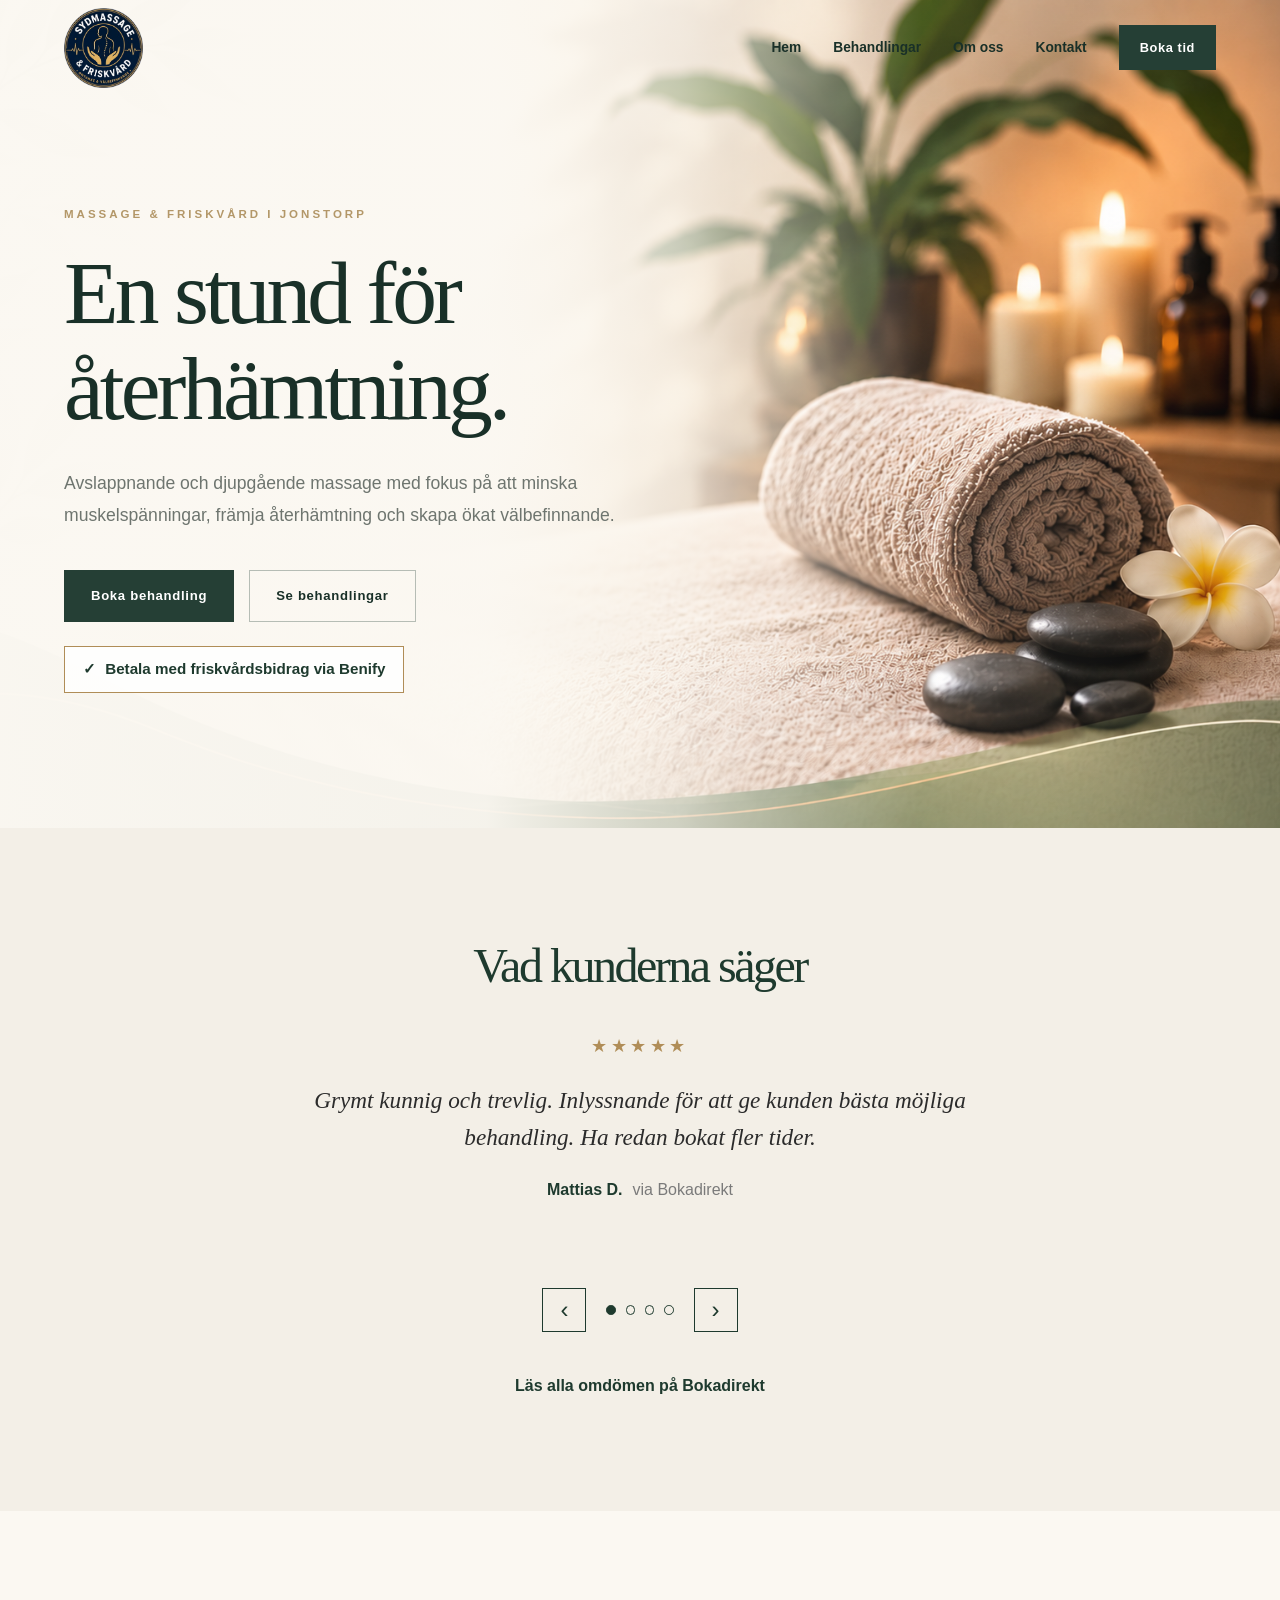
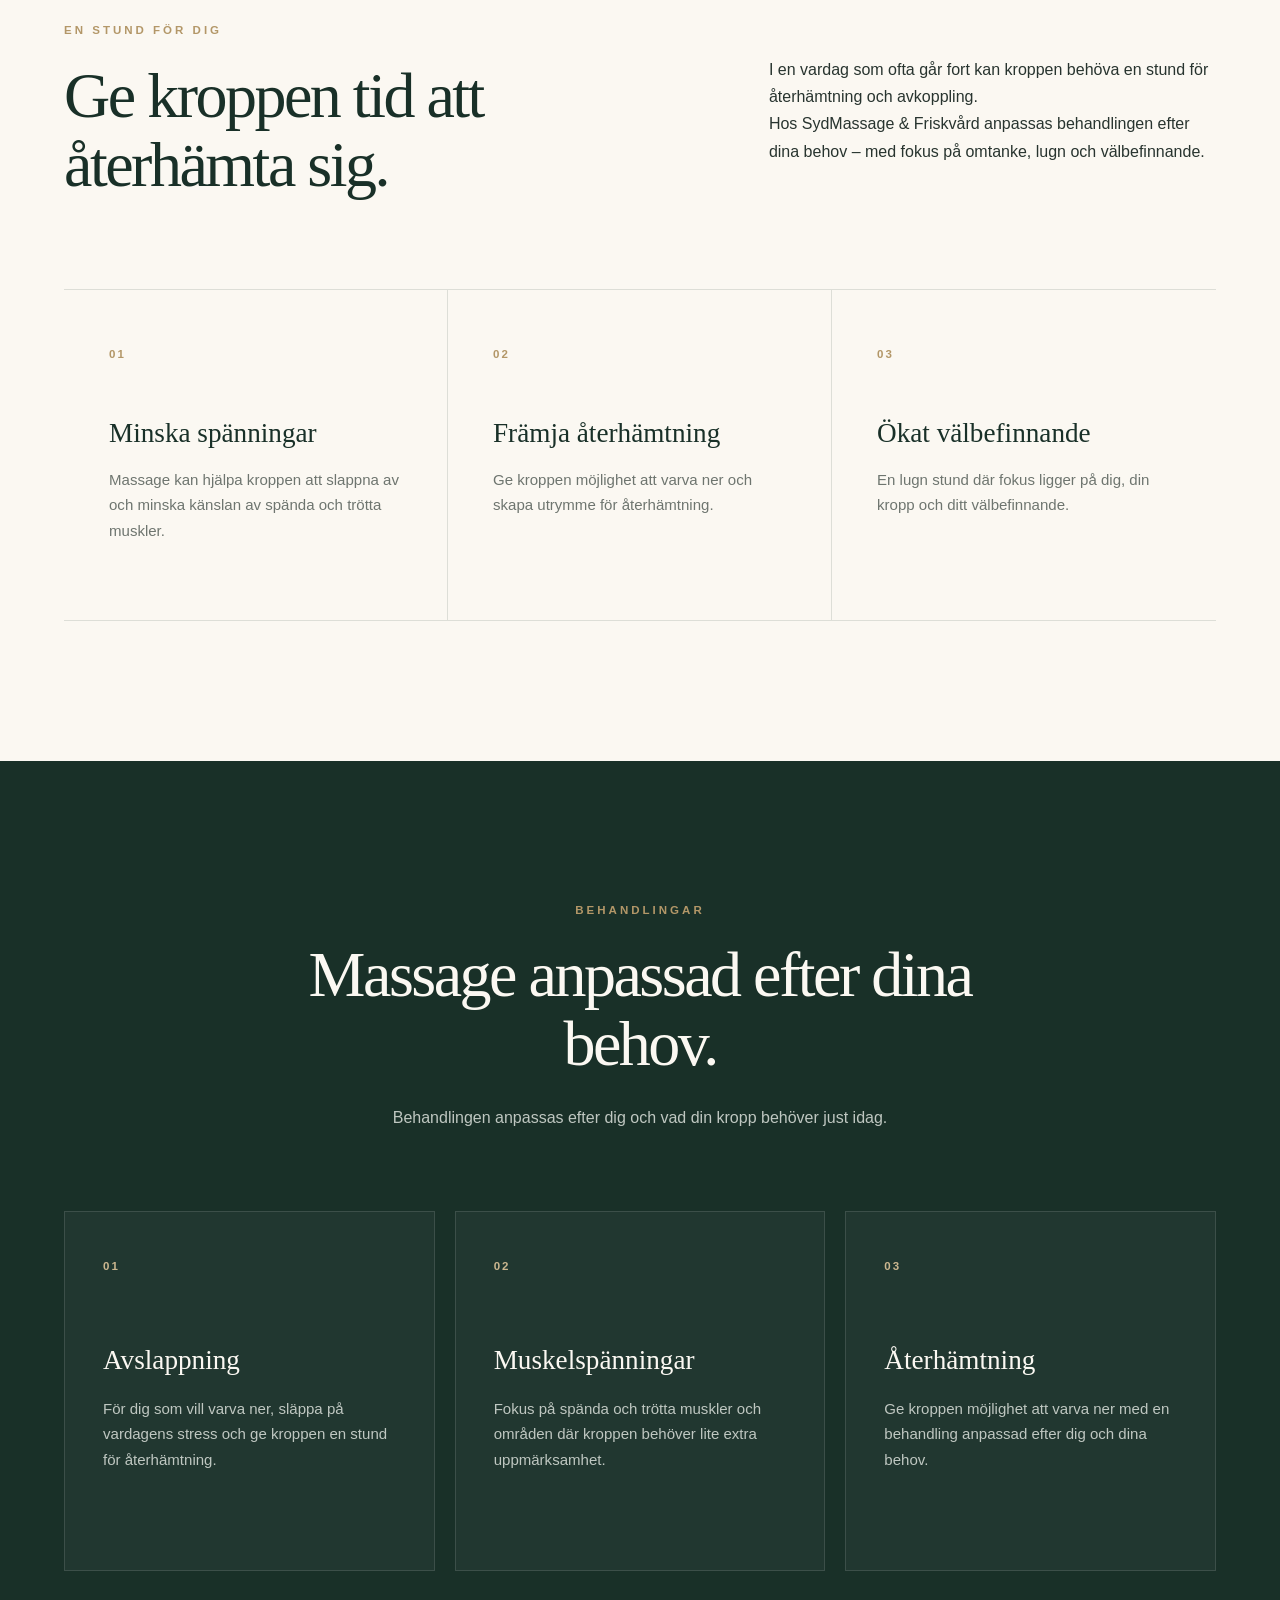
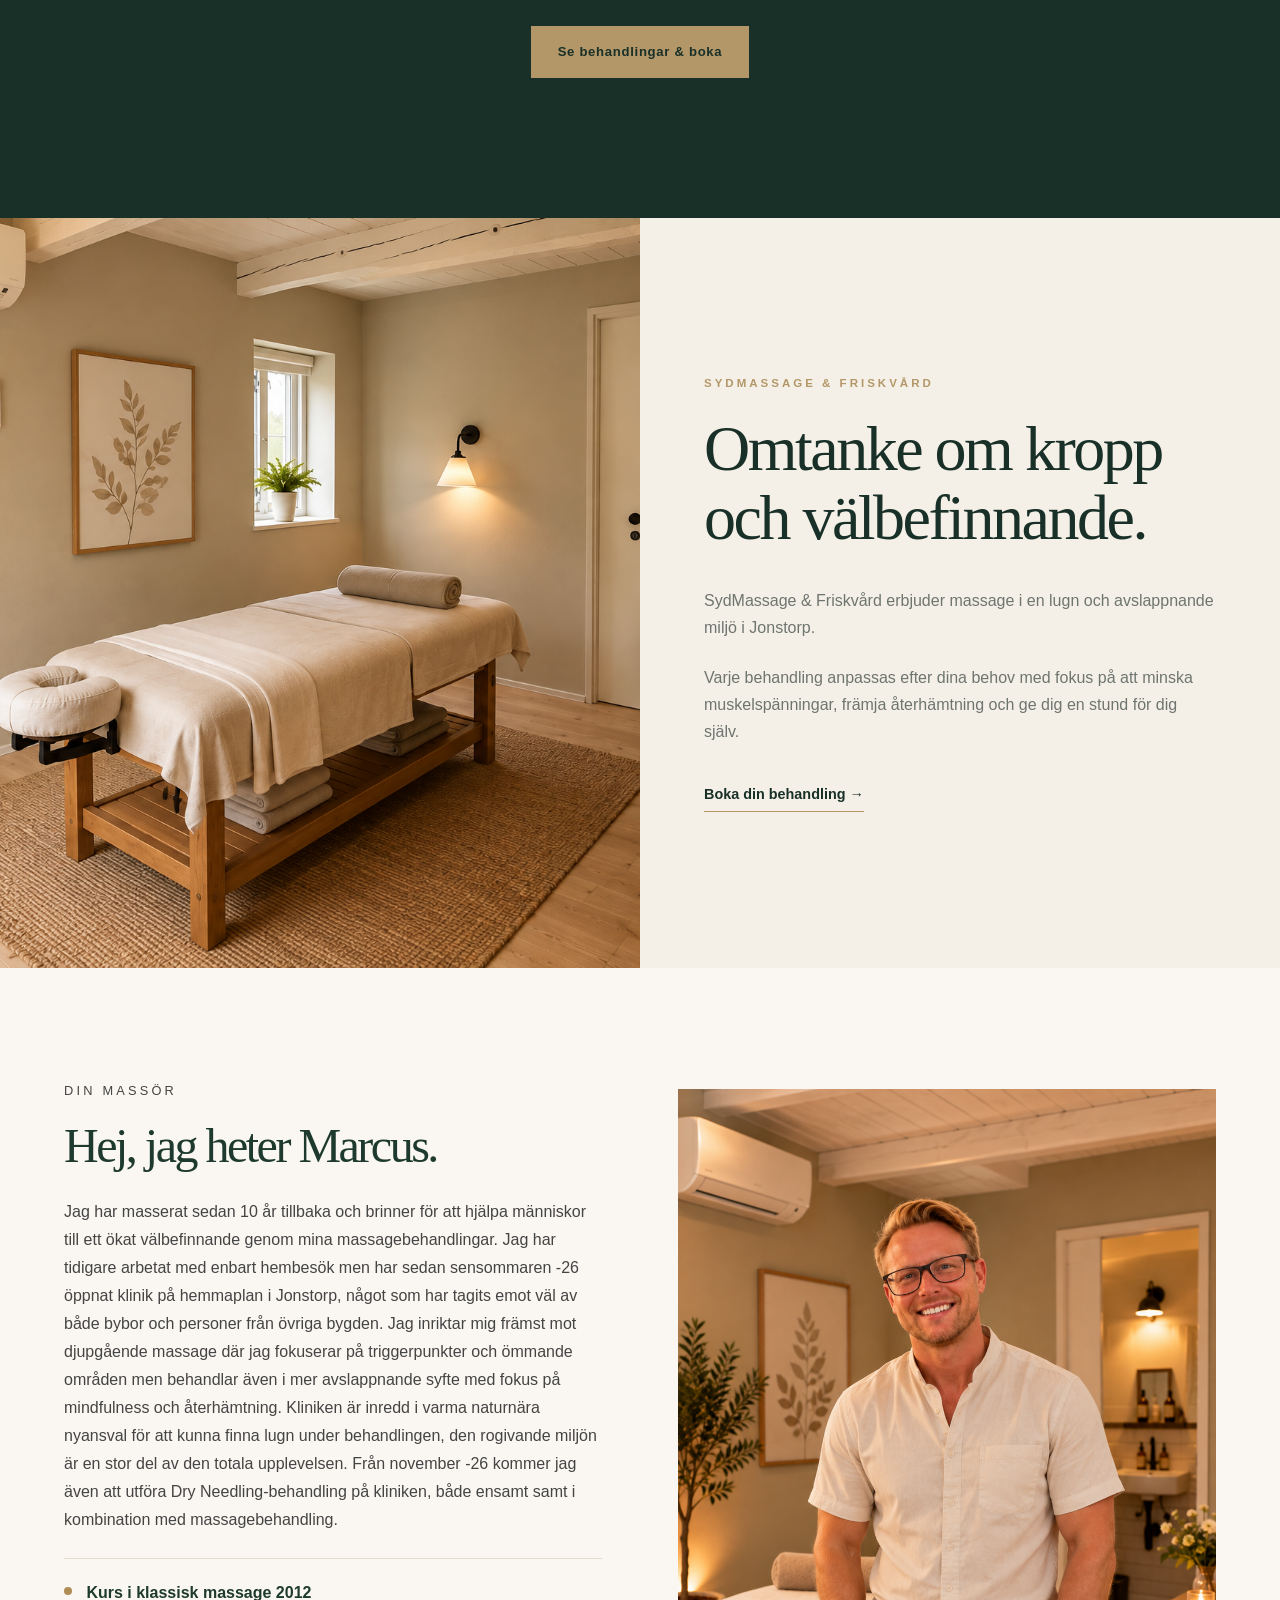
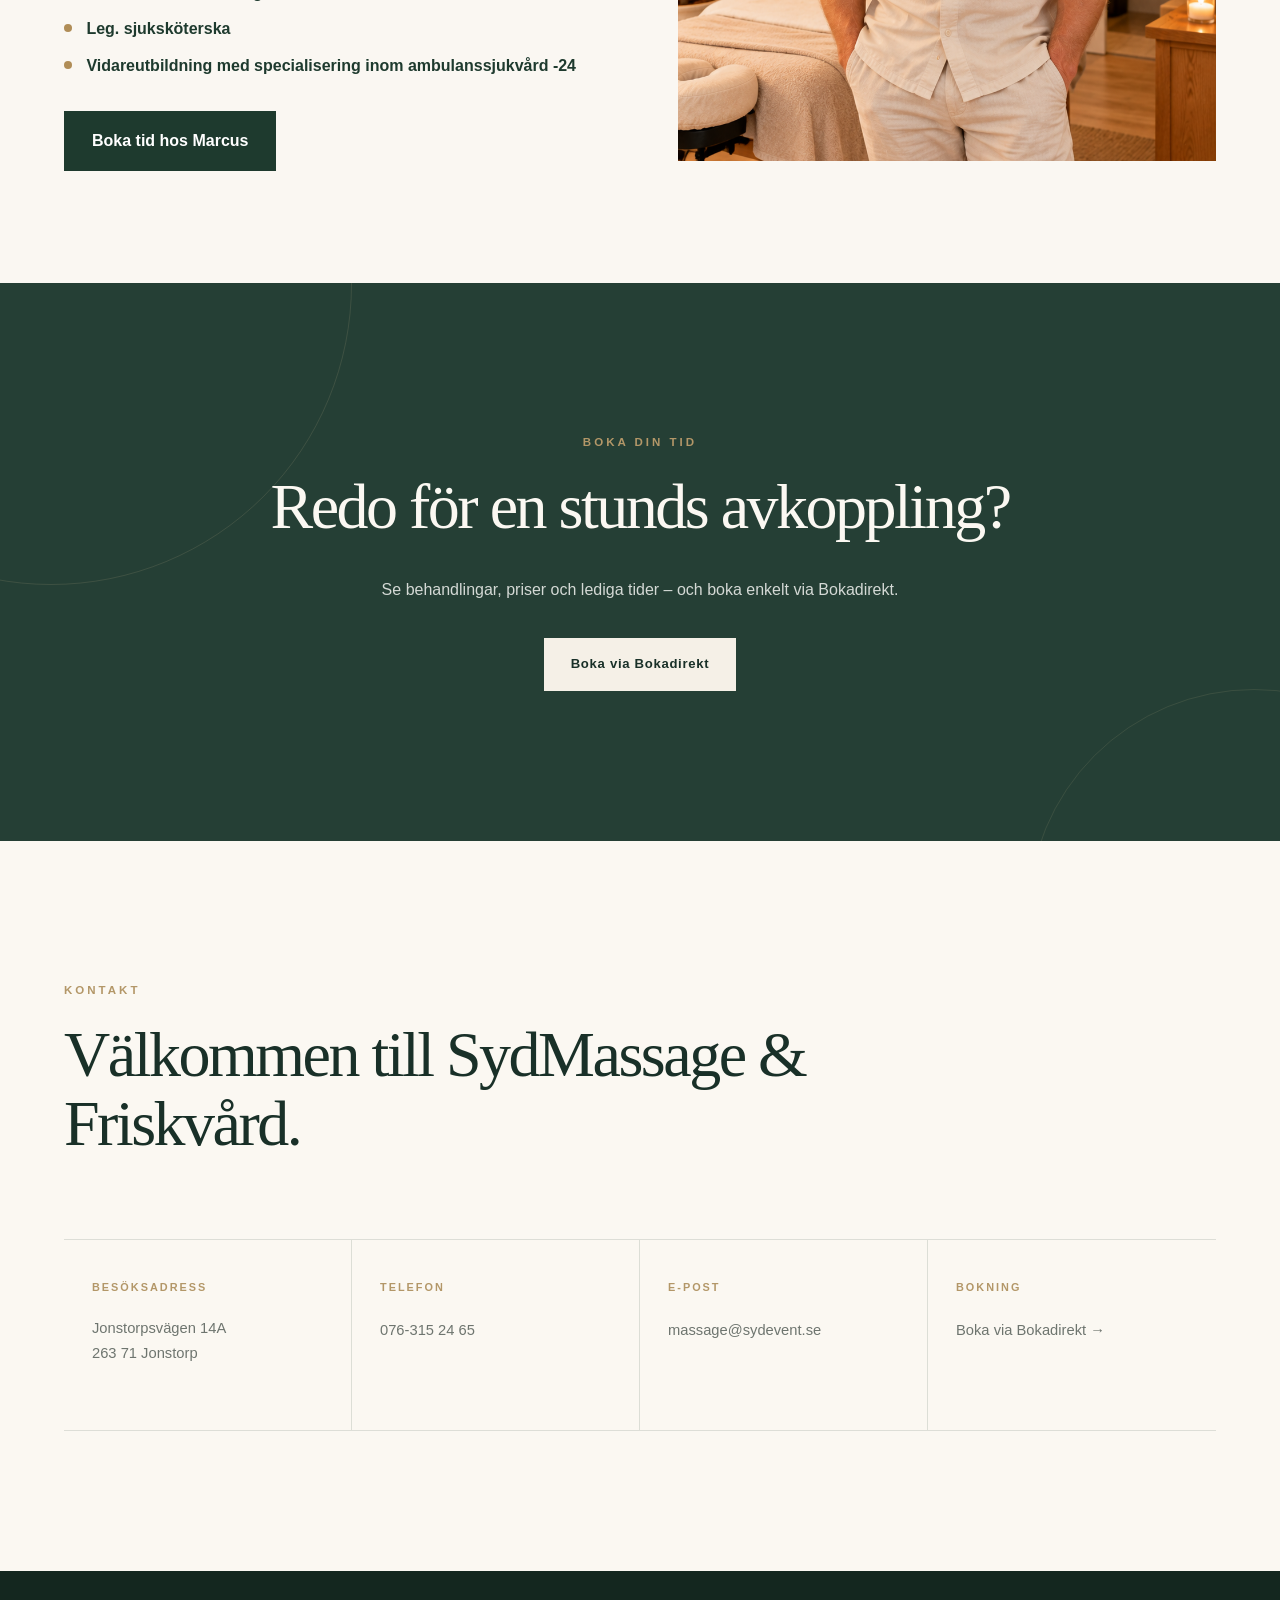
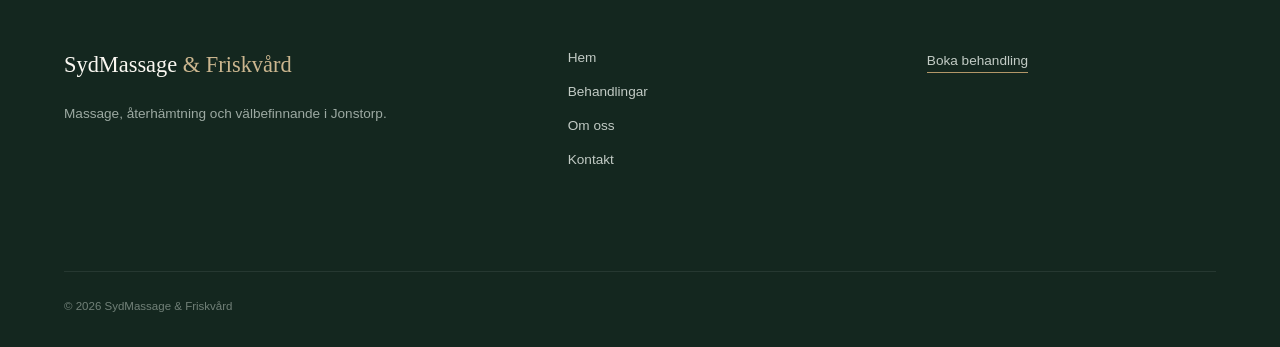
<file: projects/Sydmassage/index.html>
<!DOCTYPE html>
<html lang="sv">

<head>

    <meta charset="UTF-8">

    <meta name="viewport"
          content="width=device-width, initial-scale=1.0">

    <meta
        name="description"
        content="SydMassage & Friskvård i Jonstorp erbjuder avslappnande och djupgående massage med fokus på återhämtning, minskade muskelspänningar och ökat välbefinnande."
    >

    <title>SydMassage & Friskvård | Massage i Jonstorp</title>

    <link rel="stylesheet" href="style.css">

</head>


<body>


    <!-- ========================================
         HEADER
    ========================================= -->

    <header class="header">

        <nav class="navbar">

            <a href="#home" class="logo">
    <img src="images/sydmassage-logo.png" alt="SydMassage & Friskvård" class="logo-img">
</a>


            <button
                class="menu-toggle"
                aria-label="Öppna meny"
                aria-expanded="false"
            >
                <span></span>
                <span></span>
                <span></span>
            </button>


            <div class="nav-menu">

                <a href="#home">Hem</a>

                <a href="#treatments">
                    Behandlingar
                </a>

                <a href="#about">
                    Om oss
                </a>

                <a href="#contact">
                    Kontakt
                </a>

                <a
                    href="https://www.bokadirekt.se/places/sydmassage-friskvard-137776"
                    class="nav-booking"
                    target="_blank"
                    rel="noopener noreferrer"
                >
                    Boka tid
                </a>

            </div>

        </nav>

    </header>



    <main>


        <!-- ========================================
             HERO
        ========================================= -->

        <section
            id="home"
            class="hero"
        >

            <div class="hero-content">

                <p class="eyebrow">
                    MASSAGE & FRISKVÅRD I JONSTORP
                </p>


                <h1>
                    En stund för
                    återhämtning.
                </h1>


                <p class="hero-text">

                    Avslappnande och djupgående massage
                    med fokus på att minska muskelspänningar,
                    främja återhämtning och skapa ökat
                    välbefinnande.

                </p>


                <div class="hero-buttons">

                    <a
                        href="https://www.bokadirekt.se/places/sydmassage-friskvard-137776"
                        class="button primary"
                        target="_blank"
                        rel="noopener noreferrer"
                    >
                        Boka behandling
                    </a>


                    <a
                        href="#treatments"
                        class="button secondary"
                    >
                        Se behandlingar
                    </a>

                </div>

            

<a class="hero__benefit" href="https://www.benify.com/fps/public/publicSite/view/se" target="_blank" rel="noopener">
  <span class="hero__benefit-check" aria-hidden="true">✓</span>
  Betala med friskvårdsbidrag via Benify
</a>

</div>
        </section>

<!-- Klistra in i index.html, t.ex. mellan "Behandlingar" och "Om oss" -->
<section class="reviews" id="omdomen" aria-labelledby="reviews-title">
  <div class="reviews__inner">
    <h2 id="reviews-title" class="reviews__title">Vad kunderna säger</h2>

    <div class="reviews__slider" aria-roledescription="karusell" aria-label="Kundomdömen">
      <div class="reviews__track">

        <figure class="review is-active" aria-roledescription="bild" aria-label="1 av 2">
          <div class="review__stars" aria-label="5 av 5 stjärnor">★★★★★</div>
          <blockquote class="review__text">
            <p>Grymt kunnig och trevlig. Inlyssnande för att ge kunden bästa möjliga behandling. Ha redan bokat fler tider.</p>
          </blockquote>
          <figcaption class="review__author">Mattias D. <span>via Bokadirekt</span></figcaption>
        </figure>

        <figure class="review" aria-roledescription="bild" aria-label="2 av 2" hidden>
          <div class="review__stars" aria-label="5 av 5 stjärnor">★★★★★</div>
          <blockquote class="review__text">
            <p>Fantastisk djupgående massage med märkbar effekt, i en lugn och trevlig atmosfär.</p>
          </blockquote>
          <figcaption class="review__author">Magnus S. <span>via Bokadirekt</span></figcaption>
        </figure>
<figure class="review" aria-roledescription="bild" aria-label="3 av 3" hidden>
  <div class="review__stars" aria-label="5 av 5 stjärnor">★★★★★</div>
  <blockquote class="review__text">
    <p>Kom till Marcus och fick en riktig bra ingående behandling som verkligen gjorde nytta för mig. Värmande go miljö så jag kan verkligen reckom.honom för en komplett djupgörande massageupplev.</p>
  </blockquote>
  <figcaption class="review__author">Roger B. <span>via Bokadirekt</span></figcaption>
</figure>
      </div>
       <figure class="review" aria-roledescription="bild" aria-label="3 av 3" hidden>
  <div class="review__stars" aria-label="5 av 5 stjärnor">★★★★★</div>
  <blockquote class="review__text">
    <p>Mycket bra, professionell och trevlig.</p>
  </blockquote>
  <figcaption class="review__author">
Jane H. <span>via Bokadirekt</span></figcaption>
</figure>

      <div class="reviews__controls">
        <button class="reviews__btn" data-dir="-1" aria-label="Föregående omdöme">‹</button>
        <div class="reviews__dots" role="group" aria-label="Välj omdöme"></div>
        <button class="reviews__btn" data-dir="1" aria-label="Nästa omdöme">›</button>
      </div>
    </div>

    <a class="reviews__more" href="LÄNK-TILL-DIN-BOKADIREKT-SIDA" target="_blank" rel="noopener">
      Läs alla omdömen på Bokadirekt
    </a>
  </div>
</section>

        <!-- ========================================
             INTRODUCTION
        ========================================= -->

        <section class="intro">

            <div class="intro-heading">

                <p class="eyebrow">
                    EN STUND FÖR DIG
                </p>

                <h2>
                    Ge kroppen tid
                    att återhämta sig.
                </h2>

            </div>


            <div class="intro-text">

                <p>

                    I en vardag som ofta går fort kan kroppen
                    behöva en stund för återhämtning och
                    avkoppling.

                </p>

                <p>

                    Hos SydMassage & Friskvård anpassas
                    behandlingen efter dina behov – med fokus
                    på omtanke, lugn och välbefinnande.

                </p>

            </div>

        </section>



        <!-- ========================================
             BENEFITS
        ========================================= -->

        <section class="benefits">

            <div class="benefit">

                <span class="benefit-number">
                    01
                </span>

                <h3>
                    Minska spänningar
                </h3>

                <p>
                    Massage kan hjälpa kroppen att slappna av
                    och minska känslan av spända och trötta
                    muskler.
                </p>

            </div>


            <div class="benefit">

                <span class="benefit-number">
                    02
                </span>

                <h3>
                    Främja återhämtning
                </h3>

                <p>
                    Ge kroppen möjlighet att varva ner och
                    skapa utrymme för återhämtning.
                </p>

            </div>


            <div class="benefit">

                <span class="benefit-number">
                    03
                </span>

                <h3>
                    Ökat välbefinnande
                </h3>

                <p>
                    En lugn stund där fokus ligger på dig,
                    din kropp och ditt välbefinnande.
                </p>

            </div>

        </section>



        <!-- ========================================
             TREATMENTS
        ========================================= -->

        <section
            id="treatments"
            class="treatments"
        >

            <div class="section-heading">

                <p class="eyebrow">
                    BEHANDLINGAR
                </p>

                <h2>
                    Massage anpassad
                    efter dina behov.
                </h2>

                <p>

                    Behandlingen anpassas efter dig och vad
                    din kropp behöver just idag.

                </p>

            </div>



            <div class="treatment-grid">


                <article class="treatment-card">

    <span class="treatment-number">
        01
    </span>

    <h3>
        Avslappning
    </h3>

    <p>
        För dig som vill varva ner, släppa på
        vardagens stress och ge kroppen en stund
        för återhämtning.
    </p>

</article>


<article class="treatment-card">

    <span class="treatment-number">
        02
    </span>

    <h3>
        Muskelspänningar
    </h3>

    <p>
        Fokus på spända och trötta muskler och
        områden där kroppen behöver lite extra
        uppmärksamhet.
    </p>

</article>


<article class="treatment-card">

    <span class="treatment-number">
        03
    </span>

    <h3>
        Återhämtning
    </h3>

    <p>
        Ge kroppen möjlighet att varva ner med
        en behandling anpassad efter dig och
        dina behov.
    </p>

</article>


            </div>


            <div class="treatments-booking">

                <a
                    href="https://www.bokadirekt.se/places/sydmassage-friskvard-137776"
                    class="button primary"
                    target="_blank"
                    rel="noopener noreferrer"
                >
                    Se behandlingar & boka
                </a>

            </div>

        </section>



        <!-- ========================================
             ABOUT
        ========================================= -->

        <section
            id="about"
            class="about"
        >

            <div class="about-image">

                <!--
                We will add the real treatment-room
                photograph here later.
                -->

            </div>


            <div class="about-content">

                <p class="eyebrow">
                    SYDMASSAGE & FRISKVÅRD
                </p>

                <h2>
                    Omtanke om kropp
                    och välbefinnande.
                </h2>


                <p>

                    SydMassage & Friskvård erbjuder
                    massage i en lugn och avslappnande
                    miljö i Jonstorp.

                </p>


                <p>

                    Varje behandling anpassas efter dina
                    behov med fokus på att minska
                    muskelspänningar, främja återhämtning
                    och ge dig en stund för dig själv.

                </p>


                <a
                    href="https://www.bokadirekt.se/places/sydmassage-friskvard-137776"
                    class="text-link"
                    target="_blank"
                    rel="noopener noreferrer"
                >
                    Boka din behandling →
                </a>

            </div>

        </section>

<!-- Klistra in direkt EFTER </section> för "Om oss"-sektionen -->
<section class="therapist" id="massoren" aria-labelledby="therapist-title">
  <div class="therapist__inner">

    <div class="therapist__text">
      <p class="therapist__label">Din massör</p>
      <h2 id="therapist-title" class="therapist__title">Hej, jag heter Marcus.</h2>

      <p>
        Jag har masserat sedan 10 år tillbaka och brinner för att hjälpa människor till ett ökat välbefinnande genom mina massagebehandlingar. Jag har tidigare arbetat med enbart hembesök men har sedan sensommaren -26 öppnat klinik på hemmaplan i Jonstorp, något som har tagits emot väl av både bybor och personer från övriga bygden. Jag inriktar mig främst mot djupgående massage där jag fokuserar på triggerpunkter och ömmande områden men behandlar även i mer avslappnande syfte med fokus på mindfulness och återhämtning. Kliniken är inredd i varma naturnära nyansval för att kunna finna lugn under behandlingen, den rogivande miljön är en stor del av den totala upplevelsen. Från november -26 kommer jag även att utföra Dry Needling-behandling på kliniken, både ensamt samt i kombination med massagebehandling.
      </p>
      

      <ul class="therapist__facts">
        <li>Kurs i klassisk massage 2012</li>
        <li>Leg. sjuksköterska </li>
        <li>Vidareutbildning med specialisering inom ambulanssjukvård -24</li>
      </ul>

      <a class="therapist__btn" href="#boka">Boka tid hos Marcus</a>
    </div>

    <figure class="therapist__image">
      <img src="images/massor.png"
           alt="[Namn], massör på SydMassage i Jonstorp"
           width="800" height="1000" loading="lazy">
    </figure>

  </div>
</section>

        <!-- ========================================
             BOOKING CTA
        ========================================= -->

        <section class="booking">

            <div class="booking-content">

                <p class="eyebrow">
                    BOKA DIN TID
                </p>

                <h2>
                    Redo för en stunds
                    avkoppling?
                </h2>


                <p>

                    <p>
    Se behandlingar, priser och lediga tider – och boka enkelt via Bokadirekt.
</p>

                </p>


                <a
                    href="https://www.bokadirekt.se/places/sydmassage-friskvard-137776"
                    class="button primary"
                    target="_blank"
                    rel="noopener noreferrer"
                >
                    Boka via Bokadirekt
                </a>

            </div>

        </section>



        <!-- ========================================
             CONTACT
        ========================================= -->

        <section
            id="contact"
            class="contact"
        >

            <div class="contact-heading">

                <p class="eyebrow">
                    KONTAKT
                </p>

                <h2>
                    Välkommen till
                    SydMassage & Friskvård.
                </h2>

            </div>



            <div class="contact-details">


                <div class="contact-item">

                    <p class="contact-label">
                        BESÖKSADRESS
                    </p>

                    <p>
                        Jonstorpsvägen 14A<br>
                        263 71 Jonstorp
                    </p>

                </div>



                <div class="contact-item">

                    <p class="contact-label">
                        TELEFON
                    </p>

                    <a href="tel:0763152465">
                        076-315 24 65
                    </a>

                </div>



                <div class="contact-item">

                    <p class="contact-label">
                        E-POST
                    </p>

                    <a href="mailto:massage@sydevent.se">
                        massage@sydevent.se
                    </a>

                </div>



                <div class="contact-item">

                    <p class="contact-label">
                        BOKNING
                    </p>

                    <a
                        href="https://www.bokadirekt.se/places/sydmassage-friskvard-137776"
                        target="_blank"
                        rel="noopener noreferrer"
                    >
                        Boka via Bokadirekt →
                    </a>

                </div>


            </div>

        </section>


    </main>



    <!-- ========================================
         FOOTER
    ========================================= -->

    <footer class="footer">


        <div class="footer-brand">

            <div class="footer-logo">
                SydMassage
                <span>& Friskvård</span>
            </div>

            <p>
                Massage, återhämtning och välbefinnande
                i Jonstorp.
            </p>

        </div>



        <div class="footer-links">

            <a href="#home">
                Hem
            </a>

            <a href="#treatments">
                Behandlingar
            </a>

            <a href="#about">
                Om oss
            </a>

            <a href="#contact">
                Kontakt
            </a>

        </div>



        <div class="footer-booking">

            <a
                href="https://www.bokadirekt.se/places/sydmassage-friskvard-137776"
                target="_blank"
                rel="noopener noreferrer"
            >
                Boka behandling
            </a>

        </div>



        <div class="footer-bottom">

            <p>
                © 2026 SydMassage & Friskvård
            </p>

        </div>


    </footer>


    <script src="script.js"></script>


</body>

</html>
</file>
<file: styles/style.css>
/* ========================================
   HITAP STUDIO
   MODERN / FUTURISTIC DESIGN
======================================== */

:root {
    --bg: #07090f;
    --bg-soft: #0d111c;
    --card: rgba(255, 255, 255, 0.055);
    --card-hover: rgba(255, 255, 255, 0.08);

    --text: #f5f7ff;
    --text-soft: #9da6b9;

    --blue: #5c7cff;
    --violet: #8b5cf6;
    --cyan: #58d9ff;

    --border: rgba(255, 255, 255, 0.10);

    --max-width: 1400px;
}


/* ========================================
   RESET
======================================== */

* {
    margin: 0;
    padding: 0;
    box-sizing: border-box;
}

html {
    scroll-behavior: smooth;
}

body {
    font-family: Inter, Arial, Helvetica, sans-serif;
    background:
        radial-gradient(
            circle at 15% 10%,
            rgba(92, 124, 255, 0.12),
            transparent 28%
        ),
        radial-gradient(
            circle at 85% 30%,
            rgba(139, 92, 246, 0.09),
            transparent 30%
        ),
        var(--bg);

    color: var(--text);
    line-height: 1.65;

    overflow-x: hidden;
}

img {
    width: 100%;
    display: block;
}

a {
    text-decoration: none;
    color: inherit;
}

.menu-toggle {
  display: none;
}

/* ========================================
   GENERAL
======================================== */

section {
    position: relative;
    padding: 120px 8%;
}

section > h2,
section > p {
    max-width: 780px;
}

.section-label {
    display: inline-block;

    font-size: 0.75rem;
    font-weight: 700;

    letter-spacing: 3px;

    color: var(--cyan);

    margin-bottom: 18px;
}

h1,
h2,
h3 {
    line-height: 1.08;
}

h2 {
    font-size: clamp(2.3rem, 4vw, 4rem);
    letter-spacing: -2px;
    margin-bottom: 25px;
}

h3 {
    font-size: 1.3rem;
}

p {
    color: var(--text-soft);
}


/* ========================================
   BUTTONS
======================================== */

.button,
.hero > a {
    position: relative;

    display: inline-flex;
    align-items: center;
    justify-content: center;

    padding: 15px 25px;

    margin-top: 28px;

    border-radius: 10px;

    color: white;

    font-weight: 700;

    background:
        linear-gradient(
            135deg,
            var(--blue),
            var(--violet)
        );

    border: 1px solid rgba(255, 255, 255, 0.15);

    box-shadow:
        0 10px 35px rgba(92, 124, 255, 0.22);

    transition:
        transform 0.25s ease,
        box-shadow 0.25s ease;
}

.button:hover,
.hero > a:hover {
    transform: translateY(-3px);

    box-shadow:
        0 15px 45px rgba(92, 124, 255, 0.38);
}


/* ========================================
   NAVIGATION
======================================== */

header {
    position: sticky;
    top: 0;

    z-index: 1000;

    background: rgba(7, 9, 15, 0.72);

    backdrop-filter: blur(18px);
    -webkit-backdrop-filter: blur(18px);

    border-bottom: 1px solid var(--border);
}

nav {
    max-width: var(--max-width);
    min-height: 76px;

    margin: auto;

    padding: 0 8%;

    display: flex;
    justify-content: flex-end;
    align-items: center;

    gap: 30px;
}

.nav-menu {
  display: flex;
  align-items: center;
  gap: 28px;
}

nav > a {
    color: #dfe4ef;

    font-size: 0.92rem;
    font-weight: 600;

    transition: color 0.2s ease;
}

nav > a:hover {
    color: var(--cyan);
}

.language-switcher {
    display: flex;
    gap: 8px;
    margin-left: 12px;
    padding: 7px 11px;
    border: 1px solid var(--border);
    border-radius: 8px;
    font-size: 0.8rem;
  align-items: center;
  
}



/* ========================================
   HERO
======================================== */

.hero {
    max-width: var(--max-width);

    min-height: 88vh;

    margin: auto;

    display: flex;
    flex-direction: column;
    justify-content: center;

    isolation: isolate;
}


/* futuristic light behind hero */

.hero::before {
    content: "";

    position: absolute;

    width: 600px;
    height: 600px;

    right: -120px;
    top: 50%;

    transform: translateY(-50%);

    background:
        radial-gradient(
            circle,
            rgba(92, 124, 255, 0.24),
            rgba(139, 92, 246, 0.08) 40%,
            transparent 70%
        );

    filter: blur(15px);

    z-index: -1;
}

.hero::after {
    content: "";

    position: absolute;

    width: 330px;
    height: 330px;

    right: 8%;
    top: 30%;

    border-radius: 50%;

    border: 1px solid rgba(88, 217, 255, 0.15);

    box-shadow:
        0 0 80px rgba(92, 124, 255, 0.10);

    z-index: -1;
}

.hero h1 {
    max-width: 1050px;

    font-size: clamp(3.8rem, 7.5vw, 7.5rem);

    letter-spacing: -6px;

    background:
        linear-gradient(
            110deg,
            #ffffff 10%,
            #dbe4ff 50%,
            #829eff 100%
        );

    -webkit-background-clip: text;
    background-clip: text;

    color: transparent;

    margin-bottom: 32px;
}

.hero p {
    max-width: 680px;

    font-size: 1.25rem;

    color: #aab3c5;
}

.hero > a {
    align-self: flex-start;
}


/* ========================================
   SERVICES
======================================== */

.services {
    max-width: var(--max-width);
    margin: auto;
}

.services > p:not(.section-label) {
    font-size: 1.1rem;
}

.service-card {
    position: relative;

    max-width: 1150px;

    margin-top: 55px;

    padding: 55px;

    border-radius: 22px;

    background:
        linear-gradient(
            145deg,
            rgba(255, 255, 255, 0.08),
            rgba(255, 255, 255, 0.025)
        );

    border: 1px solid var(--border);

    backdrop-filter: blur(15px);

    overflow: hidden;
}

.service-card::before {
    content: "";

    position: absolute;

    width: 300px;
    height: 300px;

    right: -120px;
    top: -120px;

    background: var(--blue);

    opacity: 0.15;

    filter: blur(80px);

    border-radius: 50%;
}

.service-card h3 {
    font-size: 1.8rem;
}

.price {
    color: white;

    font-size: 3rem;
    font-weight: 800;

    margin: 15px 0 25px;
}

.service-card > p:not(.price) {
    max-width: 650px;
}

.service-card ul {
    list-style: none;

    display: grid;
    grid-template-columns: repeat(2, 1fr);

    gap: 17px 35px;

    margin: 38px 0;
}

.service-card li {
    color: #d7dcea;
}

.service-card li::before {
    content: "✦";

    color: var(--cyan);

    margin-right: 11px;
}

.small-text {
    max-width: 700px;

    font-size: 0.82rem;

    color: #7f899d;
}


/* ========================================
   PROCESS
======================================== */

.process {
    max-width: var(--max-width);
    margin: auto;
}

.process-steps {
    display: grid;

    grid-template-columns: repeat(4, 1fr);

    gap: 20px;

    margin-top: 65px;
}

.process-step {
    position: relative;

    min-height: 280px;

    padding: 30px;

    background: var(--card);

    border: 1px solid var(--border);

    border-radius: 16px;

    transition:
        transform 0.25s ease,
        background 0.25s ease,
        border-color 0.25s ease;
}

.process-step-note {
    margin-top: 20px;
    font-size: 0.9rem;
    color: var(--text-soft);
}

.process-icon {
    display: block;
    height: 150px;
    width: auto;
    margin-bottom: 40px;
}

.process-step:hover {
    transform: translateY(-7px);

    background: var(--card-hover);

    border-color: rgba(92, 124, 255, 0.4);
}

.step-number {
    display: block;

    margin-bottom: 55px;

    color: var(--cyan);

    font-size: 0.85rem;

    font-weight: 800;

    letter-spacing: 2px;
}

.process-step h3 {
    margin-bottom: 15px;
}

.process-step p {
    font-size: 0.92rem;
}


/* ========================================
   PORTFOLIO
======================================== */

.portfolio {
    border-top: 1px solid var(--border);
    border-bottom: 1px solid var(--border);

    background:
        linear-gradient(
            180deg,
            rgba(255,255,255,0.015),
            rgba(92,124,255,0.035),
            rgba(255,255,255,0.015)
        );
}

.portfolio > h2,
.portfolio > p,
.portfolio-grid,
.portfolio-note {
    max-width: var(--max-width);

    margin-left: auto;
    margin-right: auto;
}

.portfolio-grid {
    display: grid;

    grid-template-columns: repeat(3, 1fr);

    gap: 25px;

    margin-top: 60px;
}

.portfolio-card {
    overflow: hidden;

    border-radius: 18px;

    background: var(--card);

    border: 1px solid var(--border);

    transition:
        transform 0.3s ease,
        border-color 0.3s ease;
}

.portfolio-card:hover {
    transform: translateY(-8px);

    border-color: rgba(88, 217, 255, 0.35);
}

.portfolio-image {
    position: relative;
    aspect-ratio: 16 / 10;

    background:
        linear-gradient(
            135deg,
            #111827,
            #172554
        );

    overflow: hidden;
}

.portfolio-image img {
    width: 100%;
    height: 100%;

    object-fit: cover;
    object-position: left top;
}

.portfolio-content {
    padding: 30px;
}

.project-type {
    color: var(--cyan);

    font-size: 0.72rem;

    font-weight: 800;

    letter-spacing: 2px;

    margin-bottom: 12px;
}

.portfolio-content h3 {
    margin-bottom: 14px;
}

.project-link {
    display: inline-block;

    margin-top: 24px;

    color: white;

    font-weight: 700;
}

.project-link::after {
    content: " →";

    color: var(--cyan);
}

.portfolio-note {
    margin-top: 35px;

    font-size: 0.8rem;
}


/* ========================================
   WEBBCARE
======================================== */

.webbcare {
    overflow: hidden;

    background:
        radial-gradient(
            circle at 80% 50%,
            rgba(92, 124, 255, 0.25),
            transparent 35%
        ),
        #0a0d16;
}

.webbcare > h2,
.webbcare > p,
.webbcare-card {
    max-width: 1100px;

    margin-left: auto;
    margin-right: auto;
}

.webbcare-card {
    position: relative;

    margin-top: 50px;

    padding: 55px;

    border-radius: 22px;

    background:
        linear-gradient(
            135deg,
            rgba(255,255,255,0.09),
            rgba(255,255,255,0.03)
        );

    border: 1px solid rgba(255,255,255,0.13);

    backdrop-filter: blur(18px);
}

.webbcare-card ul {
    list-style: none;

    margin: 30px 0;
}

.webbcare-card li {
    padding: 9px 0;

    color: #d8deea;
}

.webbcare-card li::before {
    content: "✓";

    margin-right: 10px;

    color: var(--cyan);
}


/* ========================================
   ABOUT
======================================== */

.about {
    background:
        radial-gradient(
            circle at 20% 50%,
            rgba(139, 92, 246, 0.08),
            transparent 35%
        );
}

.about-content {
    max-width: 900px;

    margin: auto;
}

.about-content > p:not(.section-label) {
    font-size: 1.08rem;

    margin-bottom: 20px;
}


/* ========================================
   CONTACT
======================================== */

.contact {
    max-width: 1100px;

    margin: auto;
}

.contact > p:not(.section-label) {
    font-size: 1.1rem;

    margin-bottom: 50px;
}

.contact-form {
    max-width: 850px;

    display: grid;

    gap: 22px;
}

.form-group {
    display: flex;

    flex-direction: column;

    gap: 9px;
}

.form-group label {
    color: #dbe1ee;

    font-size: 0.88rem;

    font-weight: 700;
}

.form-group input,
.form-group select,
.form-group textarea {
    width: 100%;

    padding: 16px;

    color: white;

    background: rgba(255,255,255,0.045);

    border: 1px solid var(--border);

    border-radius: 10px;

    font: inherit;

    outline: none;

    transition:
        border-color 0.2s ease,
        box-shadow 0.2s ease;
}

.form-group select option {
    background: #10131d;
}

.form-group input:focus,
.form-group select:focus,
.form-group textarea:focus {
    border-color: var(--blue);

    box-shadow:
        0 0 0 3px rgba(92, 124, 255, 0.12);
}

.form-group textarea {
    resize: vertical;
}

.contact-form button {
    border: none;

    cursor: pointer;

    font-size: 1rem;

    justify-self: start;
}


/* ========================================
   FOOTER
======================================== */

.footer {
    padding: 75px 8% 30px;

    background: #05070b;

    border-top: 1px solid var(--border);
}

.footer-content {
    max-width: var(--max-width);

    margin: auto;

    display: grid;

    grid-template-columns: 2fr 1fr 1fr;

    gap: 60px;

    padding-bottom: 60px;
}

.footer-brand h2 {
    font-size: 2.1rem;

    margin-bottom: 15px;

    background:
        linear-gradient(
            90deg,
            white,
            #839eff
        );

    -webkit-background-clip: text;
    background-clip: text;

    color: transparent;
}

.footer-brand p {
    max-width: 350px;
}

.footer-links,
.footer-contact {
    display: flex;

    flex-direction: column;

    align-items: flex-start;

    gap: 10px;
}

.footer-links h3,
.footer-contact h3 {
    margin-bottom: 10px;
}

.footer-links a,
.footer-contact a {
    color: var(--text-soft);

    transition: color 0.2s ease;
}

.footer-links a:hover,
.footer-contact a:hover {
    color: var(--cyan);
}

.footer-bottom {
    max-width: var(--max-width);

    margin: auto;

    padding-top: 25px;

    border-top: 1px solid var(--border);

    font-size: 0.82rem;
}


/* ========================================
   TABLET
======================================== */

@media (max-width: 900px) {

    section {
        padding: 90px 6%;
    }

    nav {
        padding: 0 6%;
        gap: 18px;
    }

    .hero h1 {
        letter-spacing: -4px;
    }

    .process-steps {
        grid-template-columns: repeat(2, 1fr);
    }

    .portfolio-grid {
        grid-template-columns: repeat(2, 1fr);
    }

    .footer-content {
        grid-template-columns: 1fr 1fr;
    }

    .footer-brand {
        grid-column: 1 / -1;
    }
}

.logo-img {
    height: 80px;
    width: auto;
    display: block;
}

.footer-logo-img {
    height: 100px;
    width: auto;
    display: block;
    padding-left: 80px;
}

.portfolio-badge {
    position: absolute;
    top: 16px;
    right: 16px;
    padding: 6px 14px;
    border-radius: 999px;
    font-size: 0.75rem;
    font-weight: 700;
    letter-spacing: 1px;
    text-transform: uppercase;
    z-index: 2;
}

.portfolio-badge.live {
    display: flex;
    align-items: center;
    gap: 6px;
    background: var(--bg);
    color: var(--text);
    border: 1px solid var(--cyan);
}

.portfolio-badge.live::before {
    content: "";
    width: 6px;
    height: 6px;
    border-radius: 50%;
    background: var(--cyan);
}

.portfolio-badge.concept {
    background: rgba(255, 255, 255, 0.12);
    color: #ffffff;
    border: 1px solid rgba(255, 255, 255, 0.3);
}




/* Reviews */
.reviews {
  padding: clamp(4rem, 9vw, 7rem) 8%;
}
.reviews__inner {
  max-width: 46rem;
  margin: 0 auto;
  text-align: center;
}
.reviews__track {
  position: relative;
  min-height: 12rem;
}
.review {
  margin: 0;
  animation: reviewFade .5s ease;
}
.review[hidden] { display: none; }
.review__stars {
  color: var(--violet);
  letter-spacing: .2em;
  font-size: 1.1rem;
}
.review__text { margin: 1.25rem 0; }
.review__text p {
  font-style: italic;
  font-size: clamp(1.05rem, 2vw, 1.3rem);
  line-height: 1.6;
  color: var(--text);
  margin: 0;
}
.review__author {
  font-weight: 600;
  color: var(--text);
}
.review__author span {
  font-weight: 400;
  color: var(--text-soft);
  margin-left: .35rem;
}

.reviews__controls {
  display: flex;
  align-items: center;
  justify-content: center;
  gap: 1.25rem;
  margin-top: 2rem;
}
.reviews__btn {
  width: 2.75rem;
  height: 2.75rem;
  border: 1px solid var(--border);
  background: transparent;
  color: var(--text);
  font-size: 1.5rem;
  line-height: 1;
  cursor: pointer;
  border-radius: 50%;
  transition: background .2s, border-color .2s;
}
.reviews__btn:hover {
  background: var(--card-hover);
  border-color: var(--violet);
}
.reviews__dots { display: flex; gap: .6rem; }
.reviews__dot {
  width: .6rem;
  height: .6rem;
  padding: 0;
  border-radius: 50%;
  border: 1px solid var(--border);
  background: transparent;
  cursor: pointer;
}
.reviews__dot[aria-current="true"] {
  background: var(--violet);
  border-color: var(--violet);
}
.reviews__btn:focus-visible,
.reviews__dot:focus-visible {
  outline: 2px solid var(--cyan);
  outline-offset: 3px;
}

@keyframes reviewFade { from { opacity: 0; } to { opacity: 1; } }
@media (prefers-reduced-motion: reduce) {
  .review { animation: none; }
}



/* ========================================
   MOBILE
======================================== */

@media (max-width: 650px) {

    .section {
        padding: 70px 22px;
    } 

    nav {
        min-height: 65px;

        padding: 0 20px;

        gap: 16px;

        overflow-x: auto;

        justify-content: flex-start;
    }

    nav > a {
        white-space: nowrap;

        font-size: 0.82rem;
    }

    .language-switcher {
        white-space: nowrap;
    }

    .hero {
        min-height: 80vh;
    }

    .hero::before {
        width: 350px;
        height: 350px;

        right: -180px;
    }

    .hero::after {
        display: none;
    }

    .hero h1 {
        font-size: 3.2rem;

        letter-spacing: -3px;
    }

    .hero p {
        font-size: 1.05rem;
    }

    h2 {
        font-size: 2.3rem;

        letter-spacing: -1.5px;
    }

    .service-card,
    .webbcare-card {
        padding: 32px 24px;
    }

    .service-card ul {
        grid-template-columns: 1fr;
    }

    .process-steps {
        grid-template-columns: 1fr;
    }

    .process-step {
        min-height: auto;
    }

    .step-number {
        margin-bottom: 30px;
    }

    .portfolio-grid {
        grid-template-columns: 1fr;
    }

    .footer {
        padding: 60px 22px 25px;
    }

    .footer-content {
        grid-template-columns: 1fr;

        gap: 40px;
    }

    .footer-brand {
        grid-column: auto;
    }


    /* ========================================
   RESPONSIVE NAVIGATION
======================================== */

nav {
    justify-content: space-between;
}


/* Logo */

.logo {
    font-size: 1.05rem;
    font-weight: 800;
    letter-spacing: 2px;

    color: #ffffff;

    white-space: nowrap;
}

.logo span {
    color: var(--cyan);
}

.logo-img {
    height: 40px;
    width: auto;
    display: block;
}


/* Desktop menu */

.nav-menu {
    display: flex;
    align-items: center;

    gap: 28px;
}

.nav-menu > a {
    color: #dfe4ef;

    font-size: 0.9rem;
    font-weight: 600;

    transition: color 0.2s ease;
}

.nav-menu > a:hover {
    color: var(--cyan);
}


/* Hamburger hidden on desktop */

.menu-toggle {
    display: none;

    background: none;
    border: none;

    cursor: pointer;

    padding: 8px;
}


/* Hamburger lines */

.menu-toggle span {
    display: block;

    width: 25px;
    height: 2px;

    margin: 5px 0;

    background-color: #ffffff;

    border-radius: 5px;

    transition: 0.3s ease;
}


/* ========================================
   MOBILE NAVIGATION
======================================== */

@media (max-width: 800px) {

    nav {
        position: relative;

        min-height: 70px;

        padding: 0 22px;

        overflow: visible;
    }


    /* Show hamburger */

    .menu-toggle {
        display: block;

        position: relative;

        z-index: 1100;
    }


    /* Mobile menu */

    .nav-menu {
        position: absolute;

        top: 70px;
        left: 0;

        width: 100%;

        display: flex;
        flex-direction: column;
        align-items: flex-start;

        gap: 0;

        padding: 15px 22px 25px;

        background: rgba(7, 9, 15, 0.97);

        backdrop-filter: blur(20px);
        -webkit-backdrop-filter: blur(20px);

        border-bottom:
            1px solid rgba(255,255,255,0.08);


        /* Hidden by default */

        opacity: 0;
        visibility: hidden;

        transform: translateY(-12px);

        transition:
            opacity 0.25s ease,
            transform 0.25s ease,
            visibility 0.25s;
    }


    /* Menu when opened */

    .nav-menu.active {
        opacity: 1;
        visibility: visible;

        transform: translateY(0);
    }


    /* Links */

    .nav-menu > a {
        width: 100%;

        padding: 14px 0;

        font-size: 1rem;

        border-bottom:
            1px solid rgba(255,255,255,0.06);
    }


    /* Language selector */

    .language-switcher {
        margin: 18px 0 0;

        padding: 0;

        border: none;
    }


    /* Turn hamburger into X */

    .menu-toggle.active span:nth-child(1) {
        transform:
            translateY(7px)
            rotate(45deg);
    }

    .menu-toggle.active span:nth-child(2) {
        opacity: 0;
    }

    .menu-toggle.active span:nth-child(3) {
        transform:
            translateY(-7px)
            rotate(-45deg);
    }
}
</file>
<file: projects/Sydmassage/style.css>
/* ========================================
   SYDMASSAGE & FRISKVÅRD
   Website Design
======================================== */

:root {
    --green: #253f35;
    --green-dark: #193028;
    --green-soft: #39594c;

    --cream: #f5f0e7;
    --cream-light: #fbf8f2;
    --cream-dark: #e8dfd1;

    --gold: #b39768;
    --gold-light: #cbb68f;

    --text: #28342f;
    --text-soft: #6e756f;

    --white: #ffffff;

    --border: rgba(37, 63, 53, 0.14);

    --max-width: 1300px;
}


/* ========================================
   RESET
======================================== */

* {
    margin: 0;
    padding: 0;
    box-sizing: border-box;
}

html {
    scroll-behavior: smooth;
}

body {
    font-family: Arial, Helvetica, sans-serif;

    background-color: var(--cream-light);

    color: var(--text);

    line-height: 1.7;

    overflow-x: hidden;
}

a {
    color: inherit;
    text-decoration: none;
}

button {
    font: inherit;
}


/* ========================================
   TYPOGRAPHY
======================================== */

h1,
h2,
h3 {
    font-family: Georgia, "Times New Roman", serif;

    font-weight: 400;

    color: var(--green-dark);

    line-height: 1.08;
}

h1 {
    font-size: clamp(3.7rem, 7vw, 7rem);

    letter-spacing: -4px;
}

h2 {
    font-size: clamp(2.7rem, 5vw, 4.8rem);

    letter-spacing: -2.5px;
}

h3 {
    font-size: 1.7rem;
}

p {
    font-size: 1rem;
}

.eyebrow {
    margin-bottom: 20px;

    font-size: 0.72rem;

    font-weight: 700;

    letter-spacing: 3px;

    color: var(--gold);
}


/* ========================================
   HEADER
======================================== */

.header {
    position: absolute;

    top: 0;
    left: 0;

    width: 100%;

    z-index: 100;
}

.navbar {
    width: min(90%, var(--max-width));

    min-height: 95px;

    margin: auto;

    display: flex;

    align-items: center;

    justify-content: space-between;

    gap: 30px;
}


/* Logo */

.logo {
    display: flex;

    flex-direction: column;

    font-family: Georgia, "Times New Roman", serif;

    font-size: 1.35rem;

    line-height: 1.05;

    color: var(--green-dark);
}

.logo-img {
    height: 80px;
    width: auto;
    display: block;
}

.logo span {
    margin-top: 5px;

    font-family: Arial, Helvetica, sans-serif;

    font-size: 0.58rem;

    font-weight: 700;

    letter-spacing: 3px;

    text-transform: uppercase;

    color: var(--gold);
}


/* Navigation */

.nav-menu {
    display: flex;

    align-items: center;

    gap: 32px;
}

.nav-menu > a:not(.nav-booking) {
    position: relative;

    font-size: 0.86rem;

    font-weight: 600;

    color: var(--green-dark);
}

.nav-menu > a:not(.nav-booking)::after {
    content: "";

    position: absolute;

    left: 0;

    bottom: -7px;

    width: 0;

    height: 1px;

    background-color: var(--gold);

    transition: width 0.25s ease;
}

.nav-menu > a:not(.nav-booking):hover::after {
    width: 100%;
}


/* Booking button in navigation */

.nav-booking {
    padding: 12px 21px;

    background-color: var(--green);

    color: var(--white);

    font-size: 0.8rem;

    font-weight: 700;

    letter-spacing: 0.6px;

    transition:
        background-color 0.25s ease,
        transform 0.25s ease;
}

.nav-booking:hover {
    background-color: var(--green-soft);

    transform: translateY(-2px);
}


/* ========================================
   MOBILE MENU BUTTON
======================================== */

.menu-toggle {
    display: none;

    border: none;

    background: transparent;

    cursor: pointer;

    padding: 8px;
}

.menu-toggle span {
    display: block;

    width: 25px;

    height: 2px;

    margin: 5px 0;

    background-color: var(--green-dark);

    transition: 0.3s ease;
}


/* ========================================
   HERO
======================================== */

.hero {
    position: relative;

    min-height: 92vh;

    padding:
        180px max(5%, calc((100% - var(--max-width)) / 2))
        110px;

    display: flex;

    align-items: center;

    overflow: hidden;

    background:
    linear-gradient(
        90deg,
        rgba(251, 248, 242, 0.99) 0%,
        rgba(251, 248, 242, 0.96) 38%,
        rgba(251, 248, 242, 0.72) 53%,
        rgba(251, 248, 242, 0.12) 72%,
        rgba(251, 248, 242, 0.02) 100%
    ),
    url("images/hero.png");

background-size: cover;
background-position: 58% center;
background-repeat: no-repeat;
}

/* Large decorative botanical circle */



.hero-content {
    position: relative;

    max-width: 850px;

    z-index: 2;
}

.hero h1 {
    max-width: 850px;

    margin-bottom: 30px;
}

.hero-text {
    max-width: 610px;

    color: var(--text-soft);

    font-size: 1.1rem;

    line-height: 1.8;
}

.hero-buttons {
    display: flex;

    gap: 15px;

    flex-wrap: wrap;

    margin-top: 38px;
}

.hero__benefit {
  display: inline-flex;
  align-items: center;
  gap: .6rem;
  margin-top: 1.5rem;
  padding: .6rem 1.1rem;
  background: rgba(255, 255, 255, .85);
  border: 1px solid #b08d57;
  font-size: .95rem;
  font-weight: 600;
  color: #1e3a2e;
  text-decoration: none;
cursor: pointer;
}


/* ========================================
   BUTTONS
======================================== */

.button {
    display: inline-flex;

    align-items: center;

    justify-content: center;

    min-height: 52px;

    padding: 14px 26px;

    font-size: 0.82rem;

    font-weight: 700;

    letter-spacing: 0.7px;

    transition:
        transform 0.25s ease,
        background-color 0.25s ease,
        color 0.25s ease,
        border-color 0.25s ease;
}

.button:hover {
    transform: translateY(-2px);
}

.button.primary {
    background-color: var(--green);

    color: var(--white);

    border: 1px solid var(--green);
}

.button.primary:hover {
    background-color: var(--green-soft);

    border-color: var(--green-soft);
}

.button.secondary {
    border: 1px solid rgba(37, 63, 53, 0.32);

    color: var(--green-dark);
}

.button.secondary:hover {
    background-color: var(--green);

    border-color: var(--green);

    color: var(--white);
}


/* ========================================
   INTRODUCTION
======================================== */

.intro {
    width: min(90%, var(--max-width));

    margin: auto;

    padding: 110px 0 90px;

    display: grid;

    grid-template-columns: 1.15fr 0.85fr;

    gap: 100px;

    align-items: start;
}

.intro-heading h2 {
    max-width: 680px;
}

    .intro-text {
    padding-top: 35px;
}
}

.intro-text p {
    max-width: 500px;

    margin-bottom: 25px;

    color: var(--text-soft);

    font-size: 1.05rem;
}

/* Klistra in i slutet av projects/Sydmassage/style.css */
.reviews {
  background: #f3efe7;
  padding: clamp(4rem, 9vw, 7rem) 1.5rem;
}
.reviews__inner {
  max-width: 46rem;
  margin: 0 auto;
  text-align: center;
}
.reviews__title {
  font-family: Georgia, "Times New Roman", serif; /* byt till samma font som dina rubriker */
  font-weight: 400;
  font-size: clamp(2rem, 4.5vw, 3rem);
  color: #1e3a2e;
  margin: 0 0 2.5rem;
}
.reviews__track { position: relative; min-height: 14rem; }
.review { margin: 0; animation: reviewFade .5s ease; }
.review[hidden] { display: none; }
.review__stars { color: #b08d57; letter-spacing: .2em; font-size: 1.1rem; }
.review__text { margin: 1.25rem 0; }
.review__text p {
  font-family: Georgia, "Times New Roman", serif;
  font-style: italic;
  font-size: clamp(1.15rem, 2.2vw, 1.45rem);
  line-height: 1.6;
  color: #2b2b2b;
  margin: 0;
}
.review__author { font-weight: 600; color: #1e3a2e; }
.review__author span { font-weight: 400; color: #7a7a7a; margin-left: .35rem; }

.reviews__controls {
  display: flex; align-items: center; justify-content: center;
  gap: 1.25rem; margin-top: 2rem;
}
.reviews__btn {
  width: 2.75rem; height: 2.75rem;
  border: 1px solid #1e3a2e; background: transparent; color: #1e3a2e;
  font-size: 1.5rem; line-height: 1; cursor: pointer;
  transition: background .2s, color .2s;
}
.reviews__btn:hover { background: #1e3a2e; color: #fff; }
.reviews__dots { display: flex; gap: .6rem; }
.reviews__dot {
  width: .6rem; height: .6rem; padding: 0; border-radius: 50%;
  border: 1px solid #1e3a2e; background: transparent; cursor: pointer;
}
.reviews__dot[aria-current="true"] { background: #1e3a2e; }
.reviews__btn:focus-visible, .reviews__dot:focus-visible, .reviews__more:focus-visible {
  outline: 2px solid #b08d57; outline-offset: 3px;
}
.reviews__more {
  display: inline-block; margin-top: 2.5rem;
  color: #1e3a2e; font-weight: 600; text-underline-offset: 4px;
}
@keyframes reviewFade { from { opacity: 0; } to { opacity: 1; } }
@media (prefers-reduced-motion: reduce) { .review { animation: none; } }


/* ========================================
   BENEFITS
======================================== */

.benefits {
    width: min(90%, var(--max-width));

    margin: auto;

    display: grid;

    grid-template-columns: repeat(3, 1fr);

    border-top: 1px solid var(--border);

    border-bottom: 1px solid var(--border);
}

.benefit {
    min-height: 330px;

    padding: 55px 45px;

    border-right: 1px solid var(--border);
}

.benefit:last-child {
    border-right: none;
}

.benefit-number {
    display: block;

    margin-bottom: 55px;

    color: var(--gold);

    font-size: 0.72rem;

    font-weight: 700;

    letter-spacing: 2px;
}

.benefit h3 {
    margin-bottom: 18px;
}

.benefit p {
    color: var(--text-soft);

    font-size: 0.94rem;
}


/* ========================================
   TREATMENTS
======================================== */

.treatments {
    margin-top: 140px;

    padding: 140px 5%;

    background-color: var(--green-dark);

    color: var(--cream);
}

.section-heading {
    max-width: var(--max-width);

    margin: 0 auto 80px;
}

.treatments .section-heading {
    text-align: center;
}

.treatments .section-heading h2 {
    max-width: 800px;

    margin: 0 auto 25px;

    color: var(--cream-light);
}

.treatments .section-heading > p:last-child {
    max-width: 570px;

    margin: auto;

    color: #bfc7c1;
}

.treatment-grid {
    max-width: var(--max-width);

    margin: auto;

    display: grid;

    grid-template-columns: repeat(3, 1fr);

    gap: 20px;
}

.treatment-card {
    min-height: 360px;

    padding: 45px 38px;

    border: 1px solid rgba(255,255,255,0.12);

    background-color: rgba(255,255,255,0.035);

    transition:
        transform 0.3s ease,
        background-color 0.3s ease,
        border-color 0.3s ease;
}

.treatment-card:hover {
    transform: translateY(-7px);

    background-color: rgba(255,255,255,0.065);

    border-color: rgba(203,182,143,0.45);
}

.treatment-number {
    display: block;

    margin-bottom: 70px;

    color: var(--gold-light);

    font-size: 0.72rem;

    font-weight: 700;

    letter-spacing: 2px;
}

.treatment-card h3 {
    margin-bottom: 20px;

    color: var(--cream-light);
}

.treatment-card p {
    color: #bfc7c1;

    font-size: 0.94rem;
}

.treatments-booking {
    margin-top: 55px;

    text-align: center;
}

.treatments .button.primary {
    background-color: var(--gold);

    border-color: var(--gold);

    color: var(--green-dark);
}

.treatments .button.primary:hover {
    background-color: var(--gold-light);

    border-color: var(--gold-light);
}


/* ========================================
   ABOUT
======================================== */

.about {
    min-height: 750px;

    display: grid;

    grid-template-columns: 1fr 1fr;

    background-color: var(--cream);
}


/* Placeholder until we insert the real photo */

.about-image {
    position: relative;

    min-height: 650px;

    overflow: hidden;

    background-image: url("images/treatment-room.png");

    background-size: cover;

    background-position: center;

    background-repeat: no-repeat;
}

/* Decorative circle in image area */


.about-content {
    padding: 120px 10%;

    display: flex;

    flex-direction: column;

    justify-content: center;
}

.about-content h2 {
    max-width: 650px;

    margin-bottom: 35px;
}

.about-content > p:not(.eyebrow) {
    max-width: 580px;

    margin-bottom: 22px;

    color: var(--text-soft);
}

.text-link {
    width: fit-content;

    margin-top: 15px;

    padding-bottom: 4px;

    border-bottom: 1px solid var(--gold);

    color: var(--green-dark);

    font-size: 0.9rem;

    font-weight: 700;
}


/* ========================================
   BOOKING CTA
======================================== */

.booking {
    position: relative;

    padding: 150px 5%;

    overflow: hidden;

    text-align: center;

    background-color: var(--green);

    color: var(--white);
}

.booking::before {
    content: "";

    position: absolute;

    width: 600px;

    height: 600px;

    left: -250px;

    top: -300px;

    border: 1px solid rgba(203,182,143,0.15);

    border-radius: 50%;
}

.booking::after {
    content: "";

    position: absolute;

    width: 450px;

    height: 450px;

    right: -200px;

    bottom: -300px;

    border: 1px solid rgba(203,182,143,0.13);

    border-radius: 50%;
}

.booking-content {
    position: relative;

    max-width: 850px;

    margin: auto;

    z-index: 2;
}

.booking h2 {
    margin-bottom: 25px;

    color: var(--cream-light);
}

.booking-content > p:not(.eyebrow) {
    margin-bottom: 35px;

    color: #d4d9d5;
}

.booking .button.primary {
    background-color: var(--cream);

    border-color: var(--cream);

    color: var(--green-dark);
}

.booking .button.primary:hover {
    background-color: var(--gold-light);

    border-color: var(--gold-light);
}


/* ========================================
   CONTACT
======================================== */

.contact {
    width: min(90%, var(--max-width));

    margin: auto;

    padding: 140px 0;
}

.contact-heading {
    max-width: 800px;

    margin-bottom: 80px;
}

.contact-details {
    display: grid;

    grid-template-columns: repeat(4, 1fr);

    border-top: 1px solid var(--border);

    border-bottom: 1px solid var(--border);
}

.contact-item {
    min-height: 190px;

    padding: 38px 28px;

    border-right: 1px solid var(--border);
}

.contact-item:last-child {
    border-right: none;
}

.contact-label {
    margin-bottom: 20px;

    color: var(--gold);

    font-size: 0.68rem;

    font-weight: 700;

    letter-spacing: 2px;
}

.contact-item > p:not(.contact-label),
.contact-item a {
    color: var(--text-soft);

    font-size: 0.92rem;
}

.contact-item a {
    transition: color 0.2s ease;
}

.contact-item a:hover {
    color: var(--green);
}


/* ========================================
   FOOTER
======================================== */

.footer {
    padding: 75px max(5%, calc((100% - var(--max-width)) / 2)) 30px;

    display: grid;

    grid-template-columns: 1.5fr 1fr 1fr;

    gap: 70px;

    background-color: #14271f;

    color: var(--cream);
}

.footer-logo {
    margin-bottom: 18px;

    font-family: Georgia, "Times New Roman", serif;

    font-size: 1.4rem;

    color: var(--cream-light);
}

.footer-logo span {
    color: var(--gold-light);
}

.footer-brand > p {
    max-width: 330px;

    color: #9ca9a2;

    font-size: 0.85rem;
}

.footer-links {
    display: flex;

    flex-direction: column;

    align-items: flex-start;

    gap: 11px;
}

.footer-links a,
.footer-booking a {
    color: #c2cbc5;

    font-size: 0.85rem;

    transition: color 0.2s ease;
}

.footer-links a:hover,
.footer-booking a:hover {
    color: var(--gold-light);
}

.footer-booking a {
    padding-bottom: 4px;

    border-bottom: 1px solid var(--gold);
}

.footer-bottom {
    grid-column: 1 / -1;

    margin-top: 30px;

    padding-top: 25px;

    border-top: 1px solid rgba(255,255,255,0.08);
}

.footer-bottom p {
    color: #718078;

    font-size: 0.72rem;
}


/* ========================================
   TABLET
======================================== */

@media (max-width: 950px) {

    .nav-menu {
        gap: 18px;
    }

    .intro {
        grid-template-columns: 1fr;

        gap: 20px;

        padding: 100px 0;
    }

    .intro-text {
        padding-top: 20px;
    }

    .benefits {
        grid-template-columns: 1fr;
    }

    .benefit {
        min-height: auto;

        border-right: none;

        border-bottom: 1px solid var(--border);
    }

    .benefit:last-child {
        border-bottom: none;
    }

    .benefit-number {
        margin-bottom: 30px;
    }

    .treatment-grid {
        grid-template-columns: 1fr;
    }

    .treatment-card {
        min-height: auto;
    }

    .treatment-number {
        margin-bottom: 35px;
    }

    .about {
        grid-template-columns: 1fr;
    }

    .about-image {
        min-height: 500px;
    }

    .contact-details {
        grid-template-columns: repeat(2, 1fr);
    }

    .contact-item:nth-child(2) {
        border-right: none;
    }

    .contact-item:nth-child(-n + 2) {
        border-bottom: 1px solid var(--border);
    }

}


/* ========================================
   MOBILE NAVIGATION
======================================== */

@media (max-width: 760px) {
        .logo-img {
        height: 44px;
    }

    .navbar {
        position: relative;

        width: 100%;

        min-height: 78px;

        padding: 0 22px;
    }

    .menu-toggle {
        display: block;

        position: relative;

        z-index: 1001;
    }

    .nav-menu {
        position: absolute;

        top: 78px;

        left: 0;

        width: 100%;

        padding: 15px 22px 25px;

        display: flex;

        flex-direction: column;

        align-items: flex-start;

        gap: 0;

        background-color: rgba(251,248,242,0.98);

        border-bottom: 1px solid var(--border);

        box-shadow: 0 20px 40px rgba(30,45,38,0.08);

        opacity: 0;

        visibility: hidden;

        transform: translateY(-10px);

        transition:
            opacity 0.25s ease,
            visibility 0.25s ease,
            transform 0.25s ease;
    }

    .nav-menu.active {
        opacity: 1;

        visibility: visible;

        transform: translateY(0);
    }

    .nav-menu > a {
        width: 100%;

        padding: 14px 0;
    }

    .nav-menu > a:not(.nav-booking) {
        border-bottom: 1px solid var(--border);
    }

    .nav-booking {
        margin-top: 15px;

        text-align: center;
    }

    .menu-toggle.active span:nth-child(1) {
        transform: translateY(7px) rotate(45deg);
    }

    .menu-toggle.active span:nth-child(2) {
        opacity: 0;
    }

    .menu-toggle.active span:nth-child(3) {
        transform: translateY(-7px) rotate(-45deg);
    }


    /* HERO */

    .hero {
        min-height: 88vh;

        padding:
            135px 22px
            80px;
    }

    

    .hero h1 {
        font-size: 3.7rem;

        letter-spacing: -2.5px;
    }

    .hero-text {
        font-size: 1rem;
    }

    .hero-buttons {
        flex-direction: column;

        align-items: flex-start;
    }


    /* TYPOGRAPHY */

    h2 {
        font-size: 2.8rem;

        letter-spacing: -1.5px;
    }


    /* INTRO */

    .intro {
        width: calc(100% - 44px);

        padding: 85px 0;
    }


    /* BENEFITS */

    .benefits {
        width: calc(100% - 44px);
    }

    .benefit {
        padding: 42px 5px;
    }


    /* TREATMENTS */

    .treatments {
        margin-top: 85px;

        padding: 90px 22px;
    }

    .section-heading {
        margin-bottom: 50px;
    }

    .treatment-card {
        padding: 35px 28px;
    }


    /* ABOUT */

    .about-image {
        min-height: 390px;
    }

    .about-image::before {
        width: 250px;

        height: 250px;
    }

    .about-content {
        padding: 85px 22px;
    }


    /* BOOKING */

    .booking {
        padding: 100px 22px;
    }


    /* CONTACT */

    .contact {
        width: calc(100% - 44px);

        padding: 90px 0;
    }

    .contact-heading {
        margin-bottom: 50px;
    }

    .contact-details {
        grid-template-columns: 1fr;
    }

    .contact-item {
        min-height: auto;

        padding: 30px 0;

        border-right: none;

        border-bottom: 1px solid var(--border);
    }

    .contact-item:nth-child(2) {
        border-right: none;
    }

    .contact-item:last-child {
        border-bottom: none;
    }


    /* FOOTER */

    .footer {
        padding: 60px 22px 25px;

        grid-template-columns: 1fr;

        gap: 35px;
    }

    .footer-bottom {
        margin-top: 10px;
    }

}


/* ========================================
   REDUCED MOTION
======================================== */

@media (prefers-reduced-motion: reduce) {

    html {
        scroll-behavior: auto;
    }

    *,
    *::before,
    *::after {
        transition-duration: 0.01ms !important;
    }

}

/* Klistra in i slutet av projects/Sydmassage/style.css */
.therapist {
  background: #faf7f2;
  padding: clamp(4rem, 9vw, 7rem) 1.5rem;
}
.therapist__inner {
  max-width: 72rem;
  margin: 0 auto;
  display: grid;
  grid-template-columns: 1fr 1fr;
  gap: clamp(2.5rem, 6vw, 5rem);
  align-items: center;
}
.therapist__label {
  font-size: .8rem;
  letter-spacing: .25em;
  text-transform: uppercase;
  color: #b08d57;
  margin: 0 0 1rem;
}
.therapist__title {
  font-family: Georgia, "Times New Roman", serif; /* byt till din rubrikfont */
  font-weight: 400;
  font-size: clamp(2rem, 4vw, 3rem);
  line-height: 1.15;
  color: #1e3a2e;
  margin: 0 0 1.5rem;
}
.therapist__text p {
  line-height: 1.75;
  color: #444;
  max-width: 34rem;
  margin: 0 0 1rem;
}
.therapist__facts {
  list-style: none;
  padding: 1.25rem 0 0;
  margin: 1.5rem 0 2rem;
  border-top: 1px solid #e3dccf;
  display: grid;
  gap: .6rem;
}
.therapist__facts li {
  position: relative;
  padding-left: 1.4rem;
  color: #1e3a2e;
  font-weight: 600;
}
.therapist__facts li::before {
  content: "";
  position: absolute;
  left: 0;
  top: .55em;
  width: .5rem;
  height: .5rem;
  border-radius: 50%;
  background: #b08d57;
}
.therapist__btn {
  display: inline-block;
  background: #1e3a2e;
  color: #fff;
  font-weight: 600;
  padding: 1rem 1.75rem;
  text-decoration: none;
  transition: background .2s;
}
.therapist__btn:hover { background: #2c5242; }
.therapist__btn:focus-visible { outline: 2px solid #b08d57; outline-offset: 3px; }

.therapist__image { margin: 0; }
.therapist__image img {
  display: block;
  width: 100%;
  height: auto;
  aspect-ratio: 4 / 5;
  object-fit: cover;
  object-position: center top;
}

/* Mobil: bilden först, texten under */
@media (max-width: 800px) {
  .therapist__inner { grid-template-columns: 1fr; }
  .therapist__image { order: -1; max-width: 28rem; }
}
</file>
